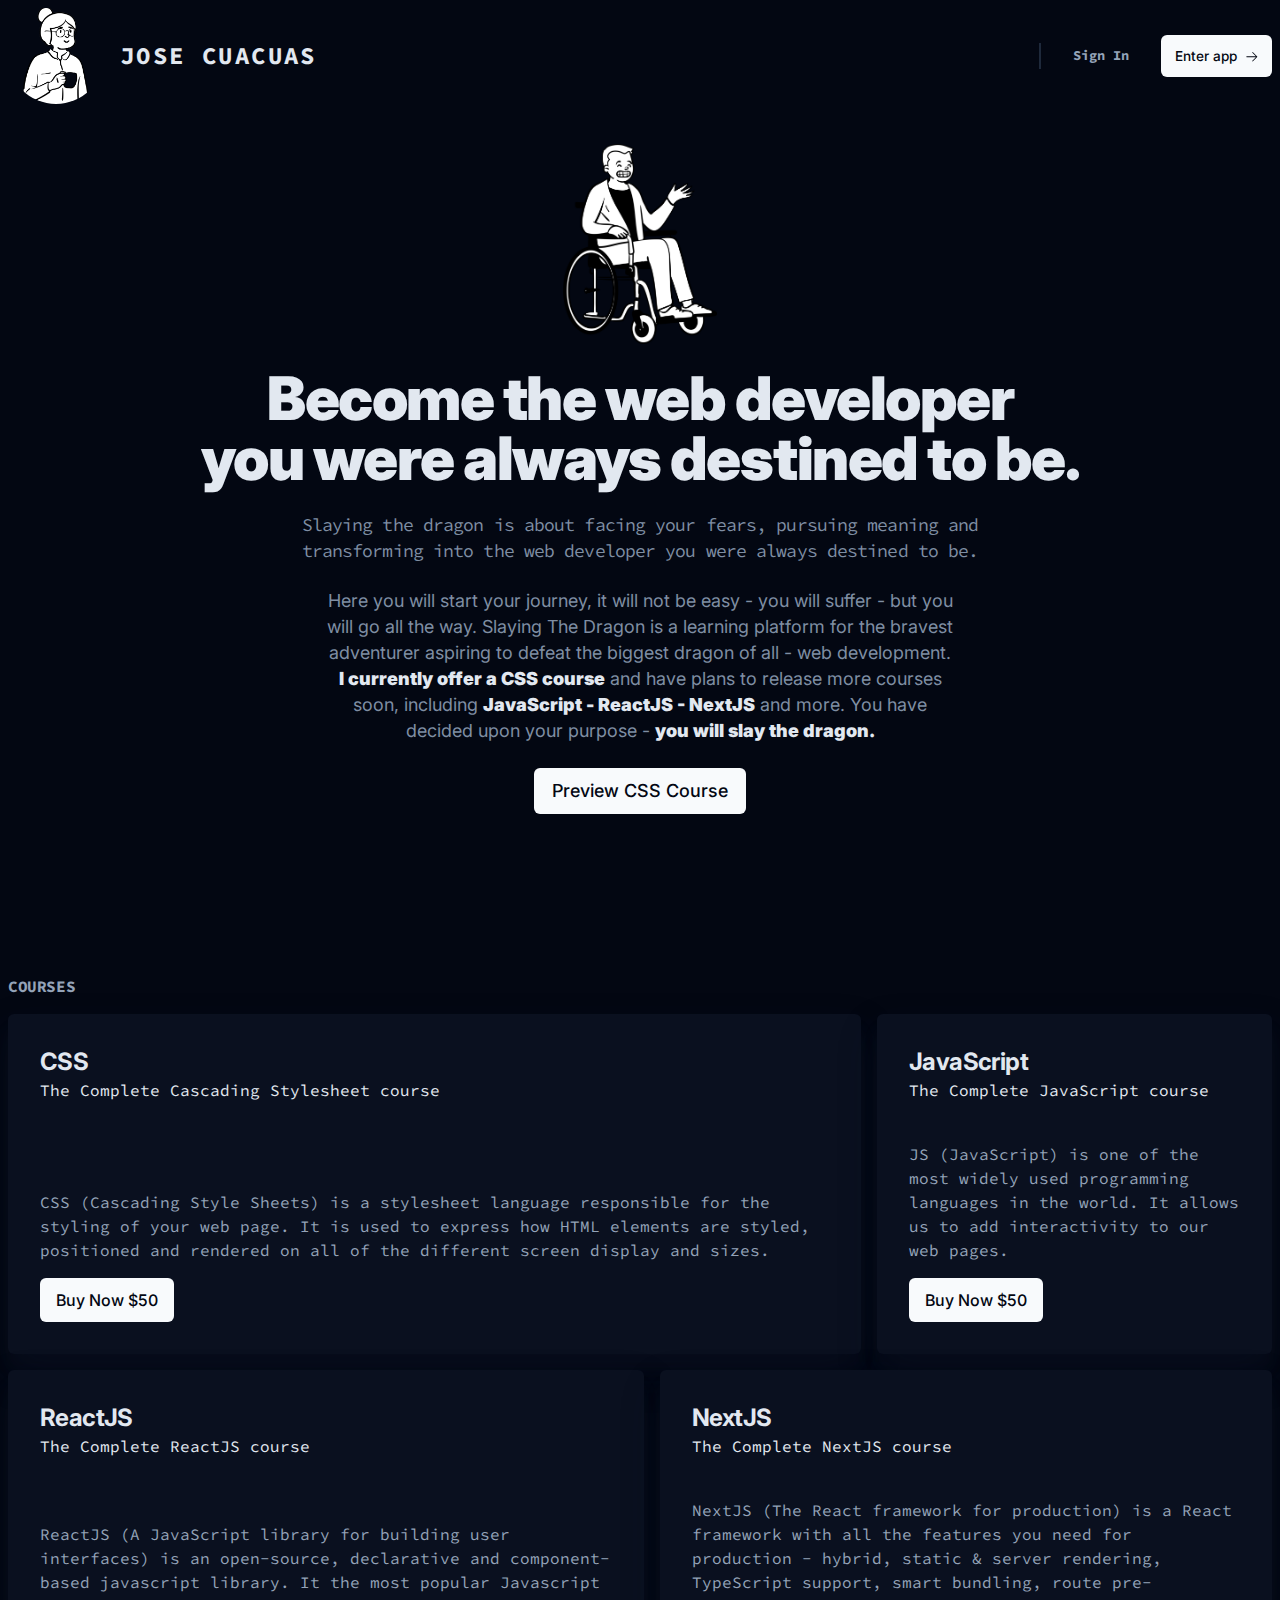
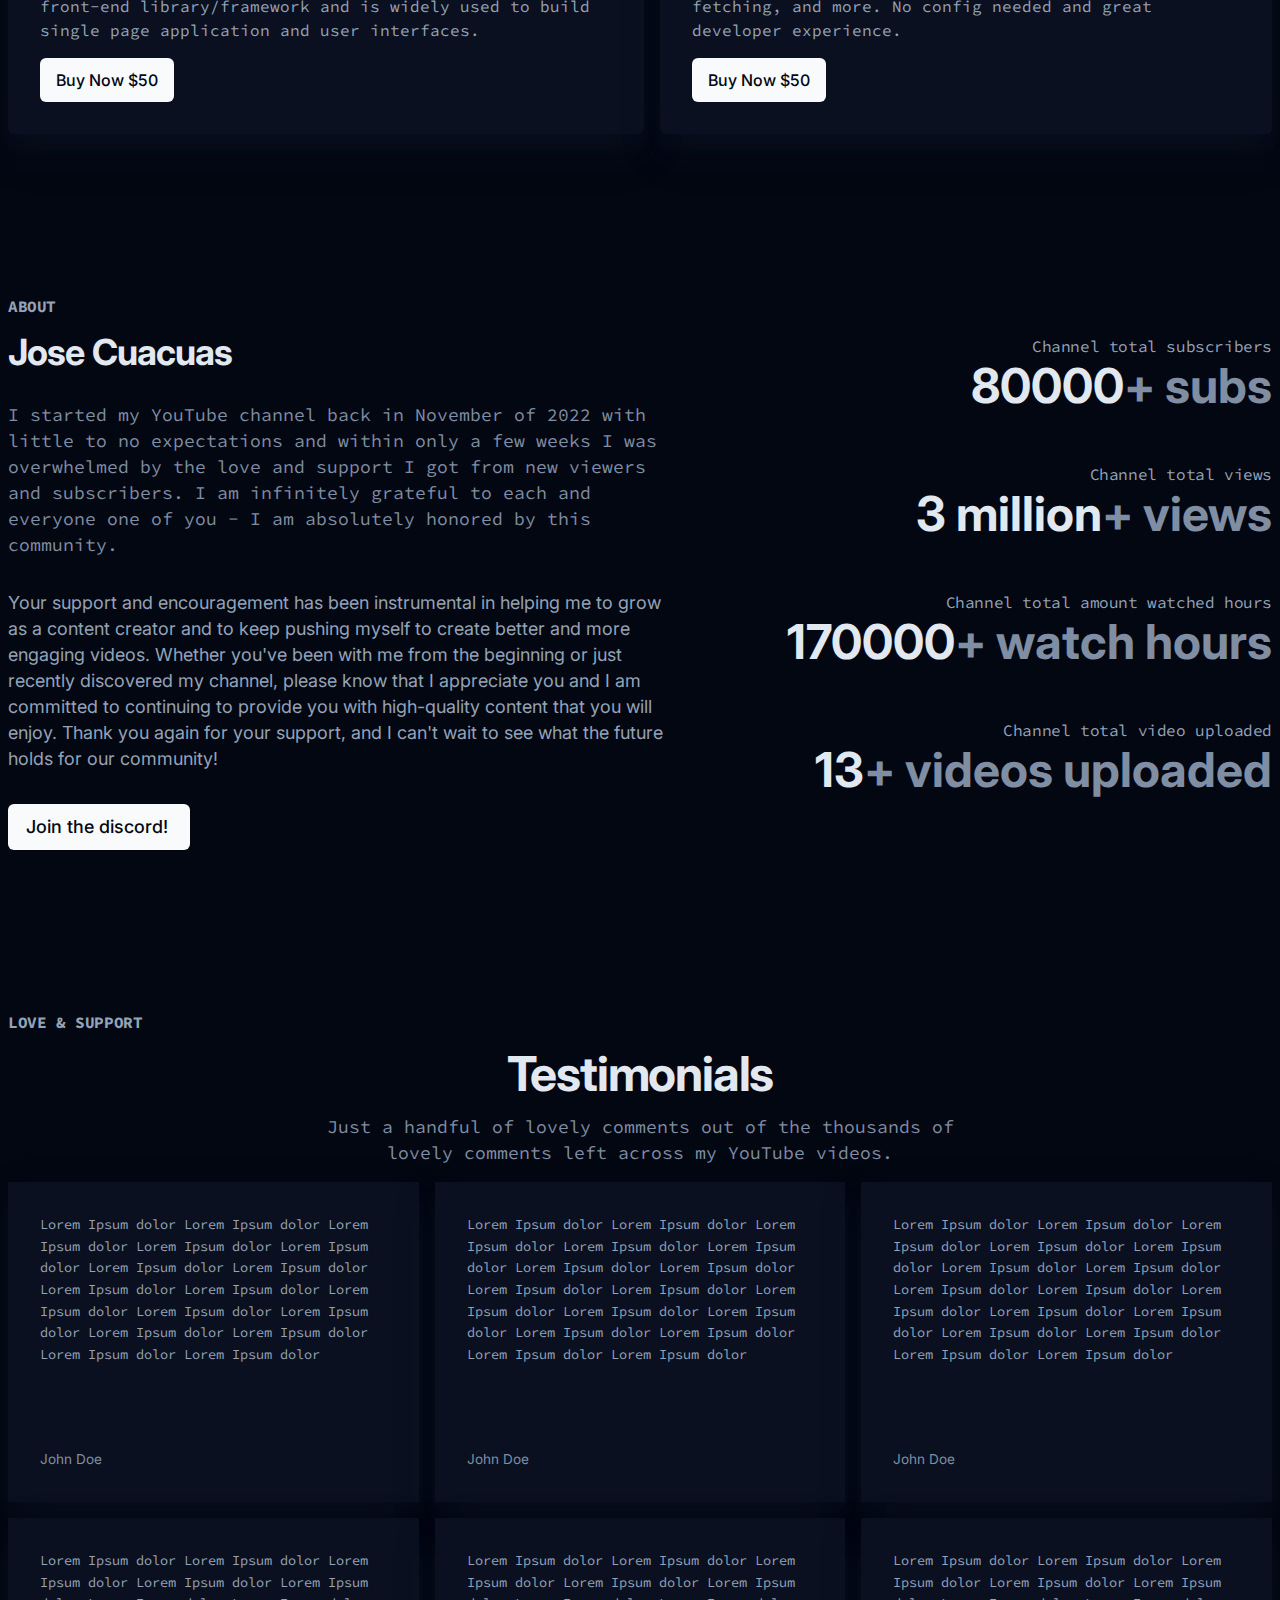
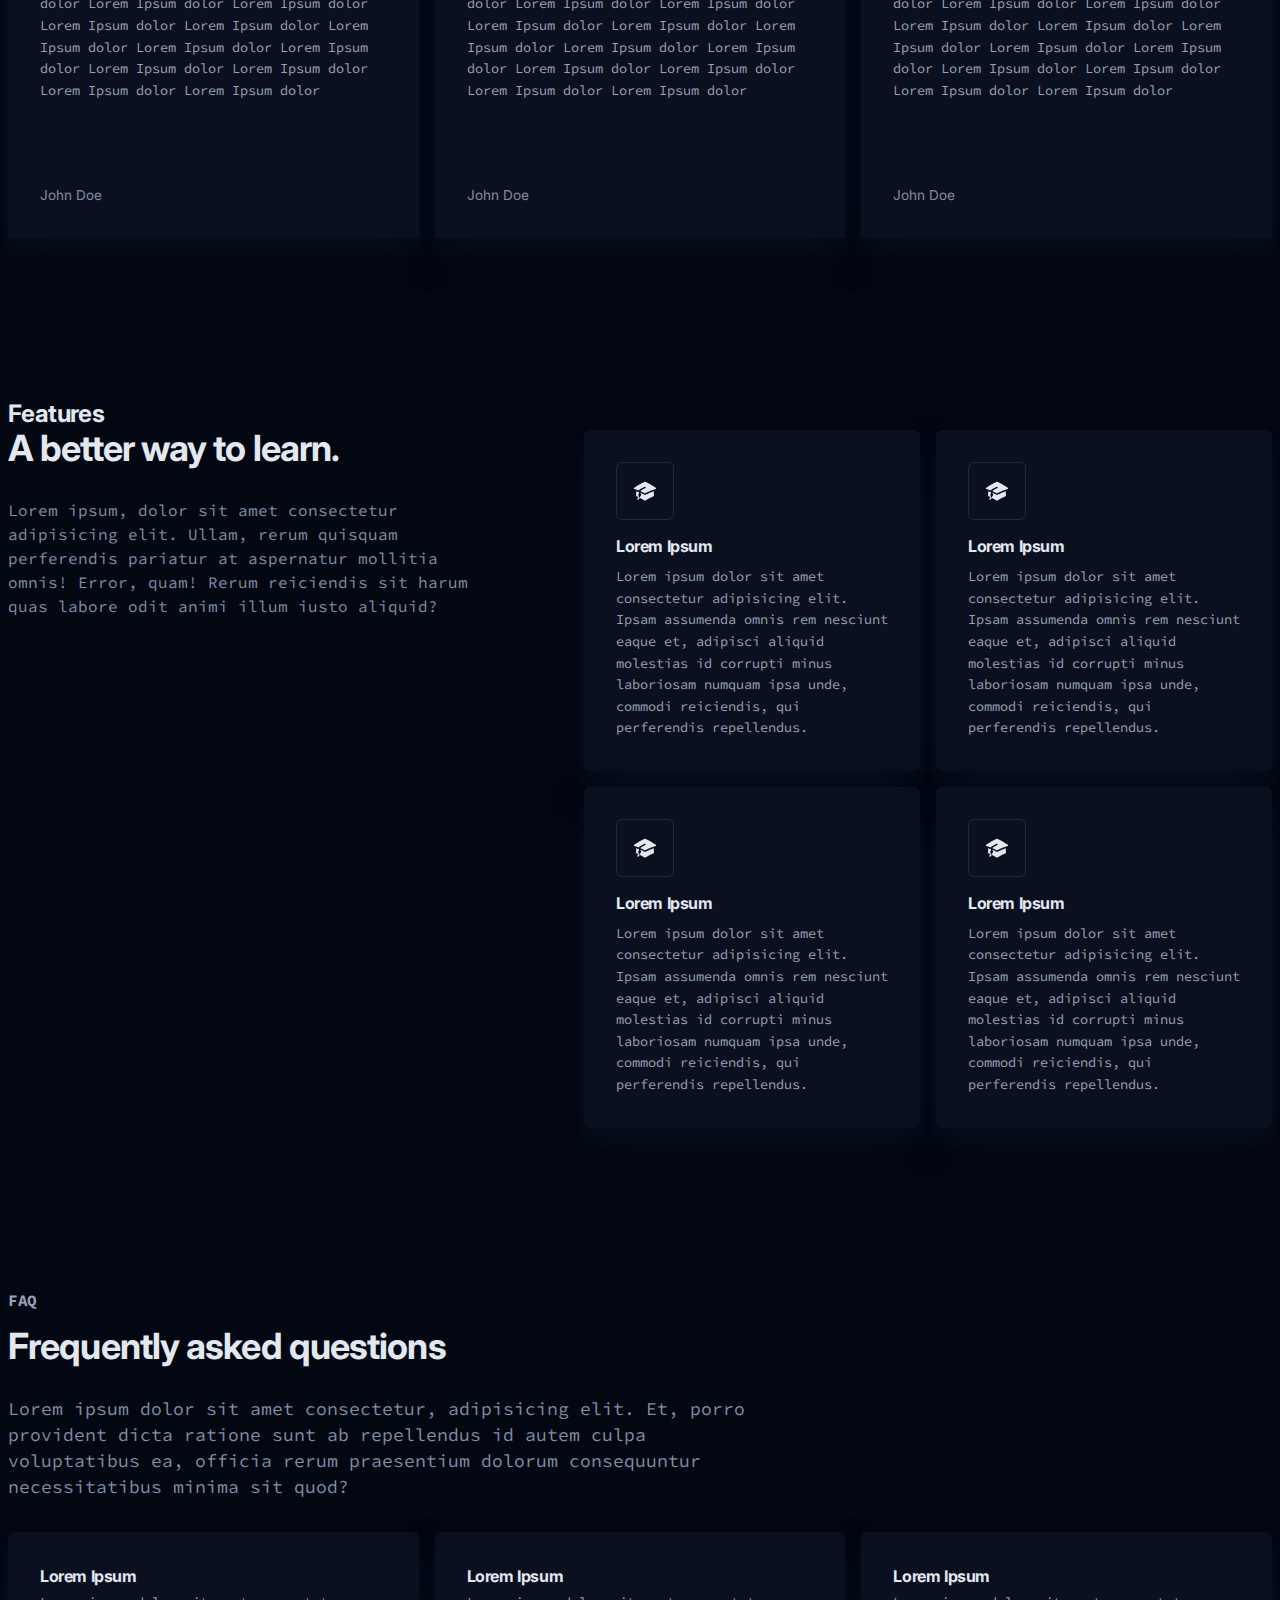
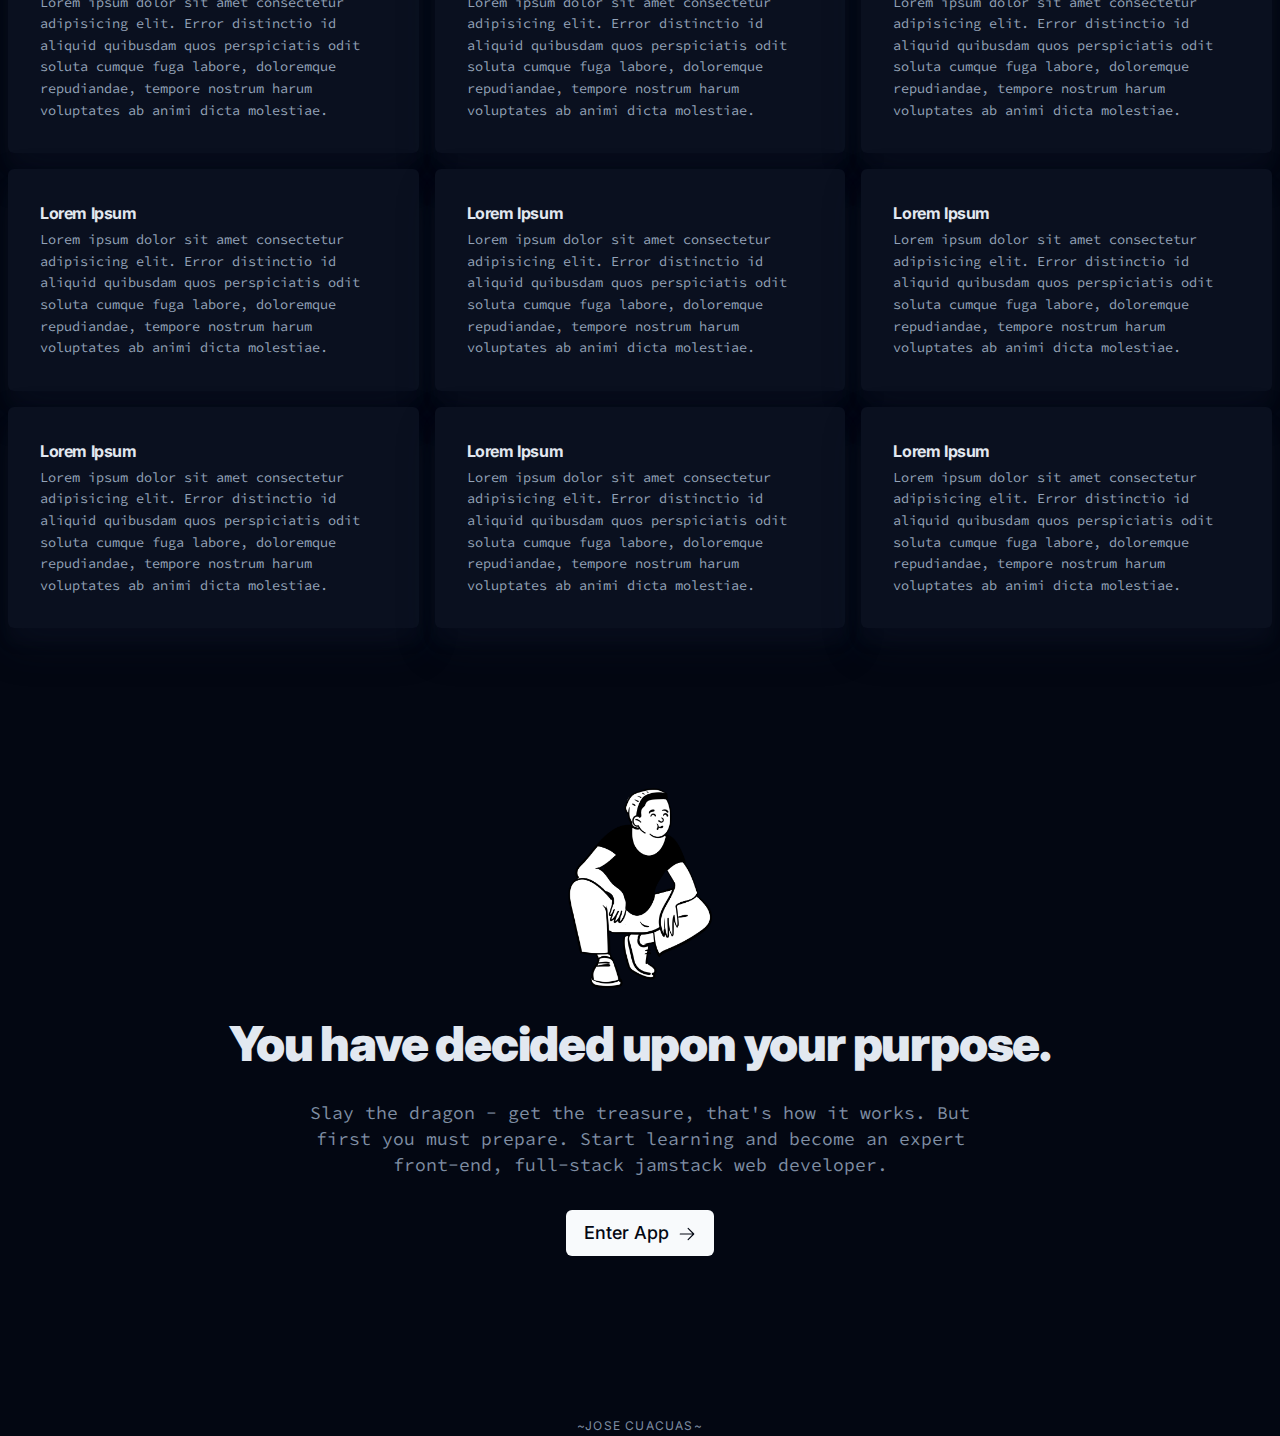
<file: index.html>
<!DOCTYPE html>
<html lang="en">
<head>
    <meta charset="UTF-8">
    <meta name="viewport" content="width=device-width, initial-scale=1.0">
    <link rel="preconnect" href="https://fonts.googleapis.com">
    <link rel="preconnect" href="https://fonts.gstatic.com" crossorigin>
    <link href="https://fonts.googleapis.com/css2?family=Inter:wght@100..900&family=Source+Code+Pro:ital,wght@0,200..900;1,200..900&display=swap" rel="stylesheet">
    <link rel="stylesheet" href="./styles/modern normalize.css">
    <link rel="stylesheet" href="./styles/styles.css">
    <link rel="stylesheet" href="./styles/components/header.css">
    <link rel="stylesheet" href="./styles/components/mobile nav.css">
    <link rel="stylesheet" href="./styles/components/hero.css">
    <link rel="stylesheet" href="./styles/components/pricing.css">
    <link rel="stylesheet" href="./styles/components/about.css">
    <link rel="stylesheet" href="./styles/components/testimonial.css">
    <link rel="stylesheet" href="./styles/components/features.css">
    <link rel="stylesheet" href="./styles/components/faq.css">
    <link rel="stylesheet" href="./styles/components/cta.css">
    <link rel="stylesheet" href="./styles/components/footer.css">
    <link rel="stylesheet" href="./styles/utils.css">
    <link rel="stylesheet" href="https://cdn.lineicons.com/4.0/lineicons.css" />
    <title>Jose Cuacuas</title>
    <meta name="description" content="Learn front-end web development" />
    <meta name="keywords" content="css, javascript, reactjs, nextjs" />
    <meta name="author" content="Cuacuas" />
</head>
<body>
    <header class="header container">
        <div class="header__title-container">
            <img 
            src="./public/logo.png" 
            alt="Girl holding a cup of coffee" 
            width="720" 
            height="972" 
            class="header__logo" />
            <span class="header__title"> Jose Cuacuas </span>
        </div>
        <button class="header__bars" aria-label="menu button">
            <svg 
            aria-hidden="true"
            xmlns="http://www.w3.org/2000/svg" 
            fill="none" 
            viewBox="0 0 24 24" 
            stroke-width="1.5" 
            stroke="currentColor" >
                <path stroke-linecap="round" stroke-linejoin="round" d="M3.75 6.75h16.5M3.75 12h16.5m-16.5 5.25h16.5" />
            </svg>
        </button>
        <nav class="header__menu">
            <div class="header__social-container">
                <a 
                title="github"
                aria-label="github link"
                href="htttps://github.com" 
                target="_blank" 
                rel="noreferrer noopener" 
                class="header__social">
                <i aria-hidden="true" class="lni lni-github-original"></i>
                </a>
                <a 
                title="discord"
                aria-label="discord link"
                href="htttps://discord.com" 
                target="_blank" 
                rel="noreferrer noopener" 
                class="header__social">
                <i aria-hidden="true" class="lni lni-discord-alt"></i>
                </a>
                <a 
                title="youtube"
                aria-label="youtube link"
                href="htttps://youtube.com" 
                target="_blank" 
                rel="noreferrer noopener" 
                class="header__social">
                <i aria-hidden="true" class="lni lni-youtube"></i>
                </a>  
            </div>
            <div class="header__seperator"></div>
            <a href="#" class="header__sign-in-btn">Sign In</a>
            <a href="#" class="btn header__enter-app-btn">Enter app
                <svg  aria-hidden="true" 
                xmlns="http://www.w3.org/2000/svg" 
                viewBox="0 0 24 24" fill="currentColor" 
                class="header__enter-app-btn__arrow">
                    <path fill-rule="evenodd" d="M12.97 3.97a.75.75 0 0 1 1.06 0l7.5 
                    7.5a.75.75 0 0 1 0 1.06l-7.5 7.5a.75.75 0 1 1-1.06-1.06l6.22-6.22H3a.75.75 0 
                    0 1 0-1.5h16.19l-6.22-6.22a.75.75 0 0 1 0-1.06Z" clip-rule="evenodd" />
                </svg>
            </a>
        </nav>
    </header>

    <!-- Mobile Navigation -->
    <div class="mobile-nav">
        <button class="mobile-nav__close-btn">Close</button>
        <img 
        src="./public/logo.png" 
        alt="Girl holding a cup of coffee" 
        width="720" 
        height="972" 
        class="mobile-nav__logo" />
        <div class="mobile-nav__social-container">
            <a 
            title="github"
            aria-label="github link"
            href="htttps://github.com" 
            target="_blank" 
            rel="noreferrer noopener" 
            class="mobile__social">
            <i aria-hidden="true" class="lni lni-github-original"></i>
            </a>
            <a 
            title="discord"
            aria-label="discord link"
            href="htttps://discord.com" 
            target="_blank" 
            rel="noreferrer noopener" 
            class="mobile__social">
            <i aria-hidden="true" class="lni lni-discord-alt"></i>
            </a>
            <a 
            title="youtube"
            aria-label="youtube link"
            href="htttps://youtube.com" 
            target="_blank" 
            rel="noreferrer noopener" 
            class="mobile__social">
            <i aria-hidden="true" class="lni lni-youtube"></i>
            </a>
        </div>
        <div class="mobile-nav__seperator"></div>
        <a href="#" class="mobile-nav__sign-in-btn">Sign In</a>
        <a href="#" class="btn mobile-nav__enter-app-btn">Enter app
            <svg  aria-hidden="true" 
            xmlns="http://www.w3.org/2000/svg" 
            viewBox="0 0 24 24" fill="currentColor" 
            class="mobile-nav__enter-app-btn__arrow">
                <path fill-rule="evenodd" d="M12.97 3.97a.75.75 0 0 1 1.06 0l7.5 7.5a.75.75 0 0 
                1 0 1.06l-7.5 7.5a.75.75 0 1 1-1.06-1.06l6.22-6.22H3a.75.75 0 0 1 0-1.5h16.19l-6.22-6.22a.75.75 0 0 1 0-1.06Z" clip-rule="evenodd" />
            </svg>
        </a>
    </div>
    <main>
        <section class="hero container">
            <img class="hero__image" 
            src="./public/hero.png" 
            alt="guy sitting on a wheelchair" 
            width="1386" 
            height="1809">
            <h1 class="hero__title">
                Become the web developer <br class="hero__br" /> you were always destined to be.
            </h1>
            <p class="hero__description1">
                Slaying the dragon is about facing your fears, 
                pursuing meaning and transforming into the web 
                developer you were always destined to be.
            </p>
            <p class="hero__description2">
                Here you will start your journey, 
                it will not be easy - you will suffer - 
                but you will go all the way. Slaying The 
                Dragon is a learning platform for the bravest 
                adventurer aspiring to defeat the biggest 
                dragon of all - web development. 
                <strong>I currently offer a CSS course</strong> 
                and have plans to release 
                more courses soon, including 
                <strong>JavaScript - ReactJS - NextJS</strong> 
                and more. You have decided 
                upon your purpose - 
                <strong>you will slay the dragon. </strong>
            </p>
            <a href="#" class="hero__btn btn">Preview CSS Course</a>
        </section>
        <section class="pricing container section">
            <h2 class="title">Courses</h2>
            <div class="pricing__box-container">
                <div class="pricing__box pricing__box--0margin pricing__box--css">
                    <div> 
                        <h3 class="pricing__title">CSS</h3>
                        <p class="pricing__description1">
                            The Complete Cascading Stylesheet course
                        </p>
                    </div>
                    <div> 
                        <p class="pricing__description2">CSS (Cascading Style Sheets) 
                            is a stylesheet language responsible for the styling of 
                            your web page. It is used to express how HTML elements 
                            are styled, positioned and rendered on all of the different 
                            screen display and sizes.
                        </p>
                        <button class="btn pricing__btn">Buy Now $50</button>
                    </div>
                </div>
                <div class="pricing__box pricing__box--js">
                    <div>
                        <h3 class="pricing__title">JavaScript</h3>
                        <p class="pricing__description1">
                            The Complete JavaScript course
                        </p>
                    </div>
                    <div> 
                        <p class="pricing__description2">JS (JavaScript) 
                            is one of the most widely used programming 
                            languages in the world. It allows us to add 
                            interactivity to our web pages.
                        </p>
                        <button class="btn pricing__btn">Buy Now $50</button>
                    </div>
                </div>
                <div class="pricing__box pricing__box--react">
                    <div> 
                        <h3 class="pricing__title">ReactJS</h3>
                        <p class="pricing__description1">
                            The Complete ReactJS course
                        </p>
                    </div>
                    <div> 
                        <p class="pricing__description2">ReactJS 
                            (A JavaScript library for building user interfaces) 
                            is an open-source, declarative and component-based 
                            javascript library. It the most popular Javascript 
                            front-end library/framework and is widely used to 
                            build single page application and user interfaces.
                        </p>
                        <button class="btn pricing__btn">Buy Now $50</button>
                    </div>
                </div>
                <div class="pricing__box pricing__box--next">
                    <div> 
                        <h3 class="pricing__title">NextJS</h3>
                        <p class="pricing__description1">
                            The Complete NextJS course
                        </p>
                    </div>
                    <div> 
                        <p class="pricing__description2">NextJS 
                            (The React framework for production) 
                            is a React framework with all the 
                            features you need for production - 
                            hybrid, static & server rendering, 
                            TypeScript support, smart bundling, 
                            route pre-fetching, and more. No config 
                            needed and great developer experience.
                        </p>
                        <button class="btn pricing__btn">Buy Now $50</button>
                    </div>
                </div>
            </div>
        </section>
        <section class="about container section">
            <h2 class="title">About</h2>
            <div class="about__container">
                <div class="about__item1">
                    <h2 class="about__title">Jose Cuacuas</h2>
                    <p class="about__description1">
                        I started my YouTube channel back in 
                        November of 2022 with little to no expectations 
                        and within only a few weeks I was overwhelmed by 
                        the love and support I got from new viewers and 
                        subscribers. I am infinitely grateful to each 
                        and everyone one of you - I am absolutely honored 
                        by this community.
                    </p>
                    <p class="about__description2">
                        Your support and encouragement has been instrumental 
                        in helping me to grow as a content creator and to 
                        keep pushing myself to create better and more engaging 
                        videos. Whether you've been with me from the beginning 
                        or just recently discovered my channel, please know 
                        that I appreciate you and I am committed to 
                        continuing to provide you with high-quality content 
                        that you will enjoy. Thank you again for your support, 
                        and I can't wait to see what the future holds for our community!
                    </p>
                    <a href="#" target="_blank" rel="noopener noreferrer" class="about__btn btn">
                        Join the discord!
                        <i aria-hidden="true" class="lni lni-discord-alt about__btn-discord"></i>
                    </a>
                </div>
                <div class="about__item2">
                    <div>
                        <h3 class="about__label">Channel total subscribers</h3>
                        <p class="about__stat">80000<span class="about__stat-span">+ subs</span></p>
                    </div>
                    <div>
                        <h3 class="about__label">Channel total views</h3>
                        <p class="about__stat">3 million<span class="about__stat-span">+ views</span></p>
                    </div>
                    <div>
                        <h3 class="about__label">Channel total amount watched hours</h3>
                        <p class="about__stat">170000<span class="about__stat-span">+ watch hours</span></p>
                    </div>
                    <div>
                        <h3 class="about__label">Channel total video uploaded</h3>
                        <p class="about__stat">13<span class="about__stat-span">+ videos uploaded</span></p>
                    </div>
                </div>
            </div>
        </section>
        <section class="testimonial container section">
            <h2 class="title">Love & Support</h2>
            <h2 class="testimonial__title">Testimonials</h2>
            <p class="testimonial__description">
                Just a handful of lovely comments out of the thousands of lovely comments left across my YouTube videos.
            </p>
            <div class="testimonial__container">
                <div class="testimonial__box testimonial__box--0margin">
                    <p class="testimonial__comment">Lorem Ipsum dolor Lorem Ipsum dolor Lorem Ipsum dolor Lorem Ipsum dolor 
                        Lorem Ipsum dolor Lorem Ipsum dolor Lorem Ipsum dolor 
                        Lorem Ipsum dolor Lorem Ipsum dolor Lorem Ipsum dolor 
                        Lorem Ipsum dolor Lorem Ipsum dolor Lorem Ipsum dolor 
                        Lorem Ipsum dolor Lorem Ipsum dolor Lorem Ipsum dolor 
                    </p>
                    <p class="testimonial__name">John Doe</p>
                </div>
                <div class="testimonial__box">
                    <p class="testimonial__comment">Lorem Ipsum dolor Lorem Ipsum dolor Lorem Ipsum dolor Lorem Ipsum dolor 
                        Lorem Ipsum dolor Lorem Ipsum dolor Lorem Ipsum dolor 
                        Lorem Ipsum dolor Lorem Ipsum dolor Lorem Ipsum dolor 
                        Lorem Ipsum dolor Lorem Ipsum dolor Lorem Ipsum dolor 
                        Lorem Ipsum dolor Lorem Ipsum dolor Lorem Ipsum dolor 
                    </p>
                    <p class="testimonial__name">John Doe</p>
                </div>
                <div class="testimonial__box">
                    <p class="testimonial__comment">Lorem Ipsum dolor Lorem Ipsum dolor Lorem Ipsum dolor Lorem Ipsum dolor 
                        Lorem Ipsum dolor Lorem Ipsum dolor Lorem Ipsum dolor 
                        Lorem Ipsum dolor Lorem Ipsum dolor Lorem Ipsum dolor 
                        Lorem Ipsum dolor Lorem Ipsum dolor Lorem Ipsum dolor 
                        Lorem Ipsum dolor Lorem Ipsum dolor Lorem Ipsum dolor 
                    </p>
                    <p class="testimonial__name">John Doe</p>
                </div>
                <div class="testimonial__box">
                    <p class="testimonial__comment">Lorem Ipsum dolor Lorem Ipsum dolor Lorem Ipsum dolor Lorem Ipsum dolor 
                        Lorem Ipsum dolor Lorem Ipsum dolor Lorem Ipsum dolor 
                        Lorem Ipsum dolor Lorem Ipsum dolor Lorem Ipsum dolor 
                        Lorem Ipsum dolor Lorem Ipsum dolor Lorem Ipsum dolor 
                        Lorem Ipsum dolor Lorem Ipsum dolor Lorem Ipsum dolor 
                    </p>
                    <p class="testimonial__name">John Doe</p>
                </div>
                <div class="testimonial__box">
                    <p class="testimonial__comment">Lorem Ipsum dolor Lorem Ipsum dolor Lorem Ipsum dolor Lorem Ipsum dolor 
                        Lorem Ipsum dolor Lorem Ipsum dolor Lorem Ipsum dolor 
                        Lorem Ipsum dolor Lorem Ipsum dolor Lorem Ipsum dolor 
                        Lorem Ipsum dolor Lorem Ipsum dolor Lorem Ipsum dolor 
                        Lorem Ipsum dolor Lorem Ipsum dolor Lorem Ipsum dolor 
                    </p>
                    <p class="testimonial__name">John Doe</p>
                </div>
                <div class="testimonial__box">
                    <p class="testimonial__comment">Lorem Ipsum dolor Lorem Ipsum dolor Lorem Ipsum dolor Lorem Ipsum dolor 
                        Lorem Ipsum dolor Lorem Ipsum dolor Lorem Ipsum dolor 
                        Lorem Ipsum dolor Lorem Ipsum dolor Lorem Ipsum dolor 
                        Lorem Ipsum dolor Lorem Ipsum dolor Lorem Ipsum dolor 
                        Lorem Ipsum dolor Lorem Ipsum dolor Lorem Ipsum dolor 
                    </p>
                    <p class="testimonial__name">John Doe</p>
                </div>
            </div>
        </section>
        <section class="features section container">
            <h2 class="features">Features</h2>
            <div class="features__container">
                <div class="features__content">
                    <h2 class="features__title">
                        A better way to learn.
                    </h2>
                    <p class="features__description">
                        Lorem ipsum, dolor sit amet consectetur 
                        adipisicing elit. Ullam, rerum quisquam 
                        perferendis pariatur at aspernatur mollitia 
                        omnis! Error, quam! Rerum reiciendis sit harum 
                        quas labore odit animi illum iusto aliquid?
                    </p>
                </div>
                <div class="features__grid">
                    <div class="features__box features__box--0mmargin">
                        <div class="features__box-icon-container">
                            <svg xmlns="http://www.w3.org/2000/svg" viewBox="0 0 24 24" fill="currentColor" class="features__box-icon" aria-hidden="true">
                                <path d="M11.7 2.805a.75.75 0 0 1 .6 
                                0A60.65 60.65 0 0 1 22.83 8.72a.75.75 0 0 1-.231 1.337 
                                49.948 49.948 0 0 0-9.902 3.912l-.003.002c-.114.06-.227.119-.34.18a.75.75 
                                0 0 1-.707 0A50.88 50.88 0 0 0 7.5 12.173v-.224c0-.131.067-.248.172-.311a54.615 
                                54.615 0 0 1 4.653-2.52.75.75 0 0 0-.65-1.352 56.123 56.123 
                                0 0 0-4.78 2.589 1.858 1.858 0 0 0-.859 1.228 49.803 49.803 
                                0 0 0-4.634-1.527.75.75 0 0 1-.231-1.337A60.653 60.653 0 0 1 11.7 2.805Z" />
                                <path d="M13.06 15.473a48.45 48.45 0 0 1 7.666-3.282c.134 1.414.22 2.843.255 
                                4.284a.75.75 0 0 1-.46.711 47.87 47.87 0 0 0-8.105 4.342.75.75 
                                0 0 1-.832 0 47.87 47.87 0 0 0-8.104-4.342.75.75 0 0 
                                1-.461-.71c.035-1.442.121-2.87.255-4.286.921.304 1.83.634 
                                2.726.99v1.27a1.5 1.5 0 0 0-.14 2.508c-.09.38-.222.753-.397 
                                1.11.452.213.901.434 1.346.66a6.727 6.727 0 0 0 .551-1.607 1.5 
                                1.5 0 0 0 .14-2.67v-.645a48.549 48.549 0 0 1 3.44 1.667 2.25 2.25 0 0 0 2.12 0Z" />
                                <path d="M4.462 19.462c.42-.419.753-.89 1-1.395.453.214.902.435 
                                1.347.662a6.742 6.742 0 0 1-1.286 1.794.75.75 0 0 1-1.06-1.06Z" />
                            </svg>
                        </div>
                        <h3 class="features__box-title">Lorem Ipsum</h3>
                        <p class="features__box-description">Lorem ipsum 
                            dolor sit amet consectetur adipisicing elit. 
                            Ipsam assumenda omnis rem nesciunt eaque et, 
                            adipisci aliquid molestias id corrupti minus 
                            laboriosam numquam ipsa unde, commodi reiciendis, 
                            qui perferendis repellendus.
                        </p>
                    </div>
                    <div class="features__box">
                        <div class="features__box-icon-container">
                            <svg xmlns="http://www.w3.org/2000/svg" 
                            viewBox="0 0 24 24" fill="currentColor" 
                            class="features__box-icon" 
                            aria-hidden="true">
                                <path d="M11.7 2.805a.75.75 0 0 1 .6 
                                0A60.65 60.65 0 0 1 22.83 8.72a.75.75 0 0 1-.231 1.337 
                                49.948 49.948 0 0 0-9.902 3.912l-.003.002c-.114.06-.227.119-.34.18a.75.75 
                                0 0 1-.707 0A50.88 50.88 0 0 0 7.5 12.173v-.224c0-.131.067-.248.172-.311a54.615 
                                54.615 0 0 1 4.653-2.52.75.75 0 0 0-.65-1.352 56.123 56.123 
                                0 0 0-4.78 2.589 1.858 1.858 0 0 0-.859 1.228 49.803 49.803 
                                0 0 0-4.634-1.527.75.75 0 0 1-.231-1.337A60.653 60.653 0 0 1 11.7 2.805Z" />
                                <path d="M13.06 15.473a48.45 48.45 0 0 1 7.666-3.282c.134 1.414.22 2.843.255 
                                4.284a.75.75 0 0 1-.46.711 47.87 47.87 0 0 0-8.105 4.342.75.75 
                                0 0 1-.832 0 47.87 47.87 0 0 0-8.104-4.342.75.75 0 0 
                                1-.461-.71c.035-1.442.121-2.87.255-4.286.921.304 1.83.634 
                                2.726.99v1.27a1.5 1.5 0 0 0-.14 2.508c-.09.38-.222.753-.397 
                                1.11.452.213.901.434 1.346.66a6.727 6.727 0 0 0 .551-1.607 1.5 
                                1.5 0 0 0 .14-2.67v-.645a48.549 48.549 0 0 1 3.44 1.667 2.25 2.25 0 0 0 2.12 0Z" />
                                <path d="M4.462 19.462c.42-.419.753-.89 1-1.395.453.214.902.435 
                                1.347.662a6.742 6.742 0 0 1-1.286 1.794.75.75 0 0 1-1.06-1.06Z" />
                            </svg>
                        </div>
                        <h3 class="features__box-title">Lorem Ipsum</h3>
                        <p class="features__box-description">Lorem ipsum 
                            dolor sit amet consectetur adipisicing elit. 
                            Ipsam assumenda omnis rem nesciunt eaque et, 
                            adipisci aliquid molestias id corrupti minus 
                            laboriosam numquam ipsa unde, commodi reiciendis, 
                            qui perferendis repellendus.
                        </p>
                    </div>
                    <div class="features__box">
                        <div class="features__box-icon-container">
                            <svg xmlns="http://www.w3.org/2000/svg" 
                            viewBox="0 0 24 24" fill="currentColor" 
                            class="features__box-icon" 
                            aria-hidden="true">
                                <path d="M11.7 2.805a.75.75 0 0 1 .6 
                                0A60.65 60.65 0 0 1 22.83 8.72a.75.75 0 0 1-.231 1.337 
                                49.948 49.948 0 0 0-9.902 3.912l-.003.002c-.114.06-.227.119-.34.18a.75.75 
                                0 0 1-.707 0A50.88 50.88 0 0 0 7.5 12.173v-.224c0-.131.067-.248.172-.311a54.615 
                                54.615 0 0 1 4.653-2.52.75.75 0 0 0-.65-1.352 56.123 56.123 
                                0 0 0-4.78 2.589 1.858 1.858 0 0 0-.859 1.228 49.803 49.803 
                                0 0 0-4.634-1.527.75.75 0 0 1-.231-1.337A60.653 60.653 0 0 1 11.7 2.805Z" />
                                <path d="M13.06 15.473a48.45 48.45 0 0 1 7.666-3.282c.134 1.414.22 2.843.255 
                                4.284a.75.75 0 0 1-.46.711 47.87 47.87 0 0 0-8.105 4.342.75.75 
                                0 0 1-.832 0 47.87 47.87 0 0 0-8.104-4.342.75.75 0 0 
                                1-.461-.71c.035-1.442.121-2.87.255-4.286.921.304 1.83.634 
                                2.726.99v1.27a1.5 1.5 0 0 0-.14 2.508c-.09.38-.222.753-.397 
                                1.11.452.213.901.434 1.346.66a6.727 6.727 0 0 0 .551-1.607 1.5 
                                1.5 0 0 0 .14-2.67v-.645a48.549 48.549 0 0 1 3.44 1.667 2.25 2.25 0 0 0 2.12 0Z" />
                                <path d="M4.462 19.462c.42-.419.753-.89 1-1.395.453.214.902.435 
                                1.347.662a6.742 6.742 0 0 1-1.286 1.794.75.75 0 0 1-1.06-1.06Z" />
                            </svg>
                        </div>
                        <h3 class="features__box-title">Lorem Ipsum</h3>
                        <p class="features__box-description">Lorem ipsum 
                            dolor sit amet consectetur adipisicing elit. 
                            Ipsam assumenda omnis rem nesciunt eaque et, 
                            adipisci aliquid molestias id corrupti minus 
                            laboriosam numquam ipsa unde, commodi reiciendis, 
                            qui perferendis repellendus.
                        </p>
                    </div>
                    <div class="features__box">
                        <div class="features__box-icon-container">
                            <svg xmlns="http://www.w3.org/2000/svg" 
                            viewBox="0 0 24 24" fill="currentColor" 
                            class="features__box-icon" 
                            aria-hidden="true">
                                <path d="M11.7 2.805a.75.75 0 0 1 .6 
                                0A60.65 60.65 0 0 1 22.83 8.72a.75.75 0 0 1-.231 1.337 
                                49.948 49.948 0 0 0-9.902 3.912l-.003.002c-.114.06-.227.119-.34.18a.75.75 
                                0 0 1-.707 0A50.88 50.88 0 0 0 7.5 12.173v-.224c0-.131.067-.248.172-.311a54.615 
                                54.615 0 0 1 4.653-2.52.75.75 0 0 0-.65-1.352 56.123 56.123 
                                0 0 0-4.78 2.589 1.858 1.858 0 0 0-.859 1.228 49.803 49.803 
                                0 0 0-4.634-1.527.75.75 0 0 1-.231-1.337A60.653 60.653 0 0 1 11.7 2.805Z" />
                                <path d="M13.06 15.473a48.45 48.45 0 0 1 7.666-3.282c.134 1.414.22 2.843.255 
                                4.284a.75.75 0 0 1-.46.711 47.87 47.87 0 0 0-8.105 4.342.75.75 
                                0 0 1-.832 0 47.87 47.87 0 0 0-8.104-4.342.75.75 0 0 
                                1-.461-.71c.035-1.442.121-2.87.255-4.286.921.304 1.83.634 
                                2.726.99v1.27a1.5 1.5 0 0 0-.14 2.508c-.09.38-.222.753-.397 
                                1.11.452.213.901.434 1.346.66a6.727 6.727 0 0 0 .551-1.607 1.5 
                                1.5 0 0 0 .14-2.67v-.645a48.549 48.549 0 0 1 3.44 1.667 2.25 2.25 0 0 0 2.12 0Z" />
                                <path d="M4.462 19.462c.42-.419.753-.89 1-1.395.453.214.902.435 
                                1.347.662a6.742 6.742 0 0 1-1.286 1.794.75.75 0 0 1-1.06-1.06Z" />
                            </svg>
                        </div>
                        <h3 class="features__box-title">Lorem Ipsum</h3>
                        <p class="features__box-description">Lorem ipsum 
                            dolor sit amet consectetur adipisicing elit. 
                            Ipsam assumenda omnis rem nesciunt eaque et, 
                            adipisci aliquid molestias id corrupti minus 
                            laboriosam numquam ipsa unde, commodi reiciendis, 
                            qui perferendis repellendus.
                        </p>
                    </div>
                </div>
            </div>
        </section>
        <section class="faq container section">
            <h2 class="title"> FAQ </h2>
            <h2 class="faq__title">Frequently asked questions </h2>
            <p class="faq__description">Lorem ipsum dolor sit amet 
                consectetur, adipisicing elit. Et, porro provident dicta 
                ratione sunt ab repellendus id autem culpa voluptatibus ea, 
                officia rerum praesentium dolorum consequuntur necessitatibus 
                minima sit quod? 
            </p>
            <div class="faq__container">
                <div class="faq__box faq__box--0margin">
                    <h3 class="faq__box-title">Lorem Ipsum</h3>
                    <p class="faq__box-description">Lorem ipsum dolor 
                        sit amet consectetur adipisicing elit. Error 
                        distinctio id aliquid quibusdam quos perspiciatis 
                        odit soluta cumque fuga labore, doloremque repudiandae, 
                        tempore nostrum harum voluptates ab animi dicta molestiae.
                    </p>
                </div>
                <div class="faq__box">
                    <h3 class="faq__box-title">Lorem Ipsum</h3>
                    <p class="faq__box-description">Lorem ipsum dolor 
                        sit amet consectetur adipisicing elit. Error 
                        distinctio id aliquid quibusdam quos perspiciatis 
                        odit soluta cumque fuga labore, doloremque repudiandae, 
                        tempore nostrum harum voluptates ab animi dicta molestiae.
                    </p>
                </div>
                <div class="faq__box">
                    <h3 class="faq__box-title">Lorem Ipsum</h3>
                    <p class="faq__box-description">Lorem ipsum dolor 
                        sit amet consectetur adipisicing elit. Error 
                        distinctio id aliquid quibusdam quos perspiciatis 
                        odit soluta cumque fuga labore, doloremque repudiandae, 
                        tempore nostrum harum voluptates ab animi dicta molestiae.
                    </p>
                </div>
                <div class="faq__box">
                    <h3 class="faq__box-title">Lorem Ipsum</h3>
                    <p class="faq__box-description">Lorem ipsum dolor 
                        sit amet consectetur adipisicing elit. Error 
                        distinctio id aliquid quibusdam quos perspiciatis 
                        odit soluta cumque fuga labore, doloremque repudiandae, 
                        tempore nostrum harum voluptates ab animi dicta molestiae.
                    </p>
                </div>
                <div class="faq__box">
                    <h3 class="faq__box-title">Lorem Ipsum</h3>
                    <p class="faq__box-description">Lorem ipsum dolor 
                        sit amet consectetur adipisicing elit. Error 
                        distinctio id aliquid quibusdam quos perspiciatis 
                        odit soluta cumque fuga labore, doloremque repudiandae, 
                        tempore nostrum harum voluptates ab animi dicta molestiae.
                    </p>
                </div>
                <div class="faq__box">
                    <h3 class="faq__box-title">Lorem Ipsum</h3>
                    <p class="faq__box-description">Lorem ipsum dolor 
                        sit amet consectetur adipisicing elit. Error 
                        distinctio id aliquid quibusdam quos perspiciatis 
                        odit soluta cumque fuga labore, doloremque repudiandae, 
                        tempore nostrum harum voluptates ab animi dicta molestiae.
                    </p>
                </div>
                <div class="faq__box">
                    <h3 class="faq__box-title">Lorem Ipsum</h3>
                    <p class="faq__box-description">Lorem ipsum dolor 
                        sit amet consectetur adipisicing elit. Error 
                        distinctio id aliquid quibusdam quos perspiciatis 
                        odit soluta cumque fuga labore, doloremque repudiandae, 
                        tempore nostrum harum voluptates ab animi dicta molestiae.
                    </p>
                </div>
                <div class="faq__box">
                    <h3 class="faq__box-title">Lorem Ipsum</h3>
                    <p class="faq__box-description">Lorem ipsum dolor 
                        sit amet consectetur adipisicing elit. Error 
                        distinctio id aliquid quibusdam quos perspiciatis 
                        odit soluta cumque fuga labore, doloremque repudiandae, 
                        tempore nostrum harum voluptates ab animi dicta molestiae.
                    </p>
                </div>
                <div class="faq__box">
                    <h3 class="faq__box-title">Lorem Ipsum</h3>
                    <p class="faq__box-description">Lorem ipsum dolor 
                        sit amet consectetur adipisicing elit. Error 
                        distinctio id aliquid quibusdam quos perspiciatis 
                        odit soluta cumque fuga labore, doloremque repudiandae, 
                        tempore nostrum harum voluptates ab animi dicta molestiae.
                    </p>
                </div>
            </div>
        </section>
        <section class="cta section container">
            <img src="./public/cta.png" 
            alt="guy kneeling"
            width="1020"
            height="1407"
            class="cta__image"
            />
            <h2 class="cta__title">
                You have decided upon your purpose.
            </h2>
            <p class="cta__description">
                Slay the dragon - get the treasure, 
                that's how it works. But first you 
                must prepare. Start learning and 
                become an expert front-end, full-stack 
                jamstack web developer.
            </p>
            <a href="#" class="cta__btn btn">
                Enter App
                <svg xmlns="http://www.w3.org/2000/svg" 
                viewBox="0 0 24 24" 
                fill="currentColor" 
                class="cta__arrow" 
                aria-hidden="true">
                    <path fill-rule="evenodd" 
                    d="M12.97 3.97a.75.75 0 0 1 1.06 0l7.5 7.5a.75.75 0 0 1 
                    0 1.06l-7.5 7.5a.75.75 0 1 1-1.06-1.06l6.22-6.22H3a.75.75 
                    0 0 1 0-1.5h16.19l-6.22-6.22a.75.75 0 0 1 0-1.06Z" 
                    clip-rule="evenodd" />
                </svg>                 
            </a>
        </section>
    </main>
    <footer class="container section">
        <p class="footer__description">
            ~Jose Cuacuas~
        </p>
    </footer>
    <script src="./source/app.js" type="module"></script>
</body>
</html>
</file>
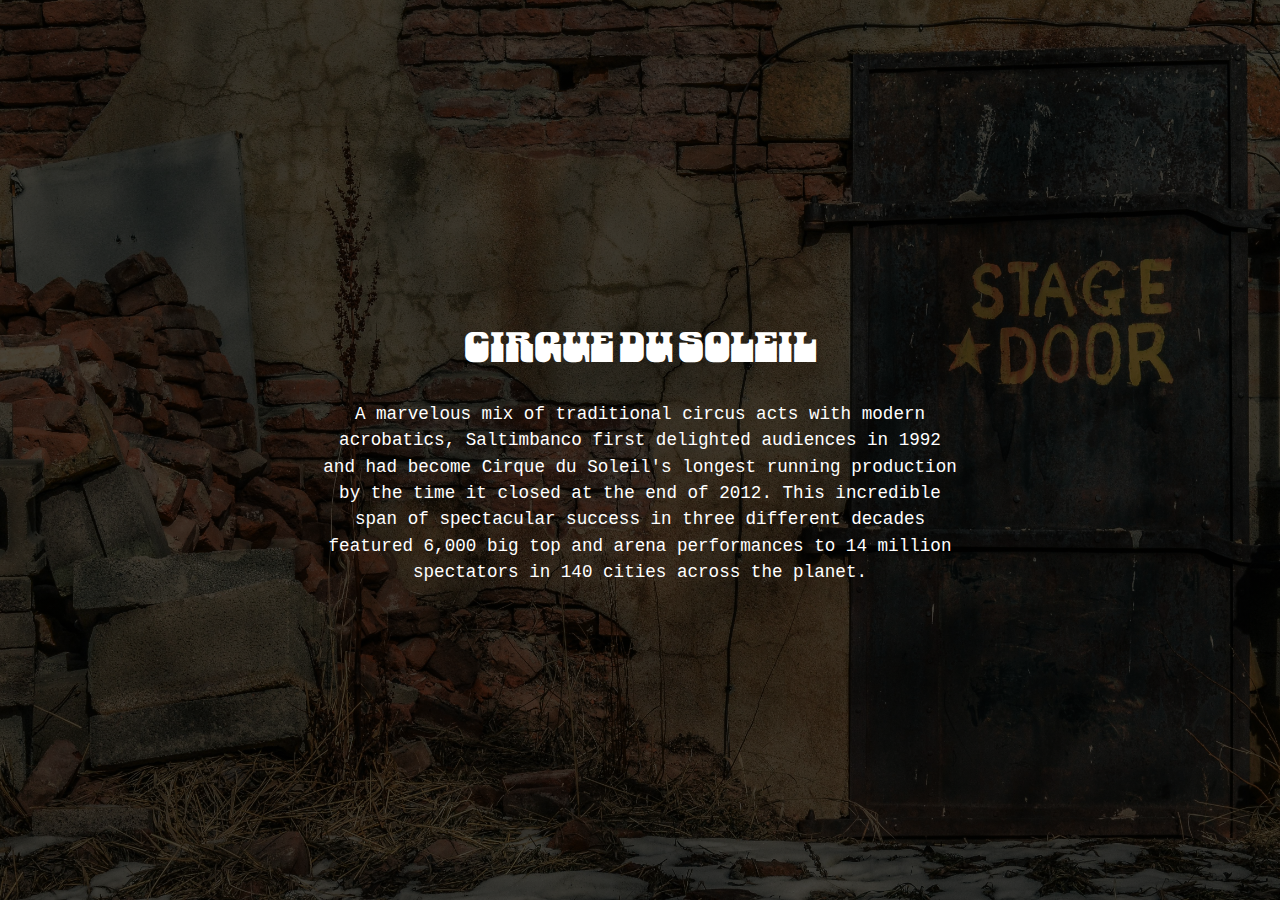
<file: Component Testing/index.html>
<!DOCTYPE html>
<html lang="en">
<head>
    <meta charset="UTF-8">
    <meta name="viewport" content="width=device-width, initial-scale=1.0">
    <link rel="stylesheet" href="style.css">
    <link rel="preconnect" href="https://fonts.googleapis.com">
    <link rel="preconnect" href="https://fonts.gstatic.com" crossorigin>
    <link href="https://fonts.googleapis.com/css2?family=Danfo&display=swap" rel="stylesheet">
    <title>Document</title>
</head>
<body>
    <section class="hero">
        <h1 class="hero__title">Cirque du soleil</h1>
        <p class="hero__description">
            A marvelous mix of traditional circus acts with modern acrobatics, 
            Saltimbanco first delighted audiences in 1992 and had become Cirque 
            du Soleil's longest running production by the time it closed at the 
            end of 2012. This incredible span of spectacular success in three 
            different decades featured 6,000 big top and arena performances to 
            14 million spectators in 140 cities across the planet. 
        </p>
    </section>
</body>
</html>
</file>
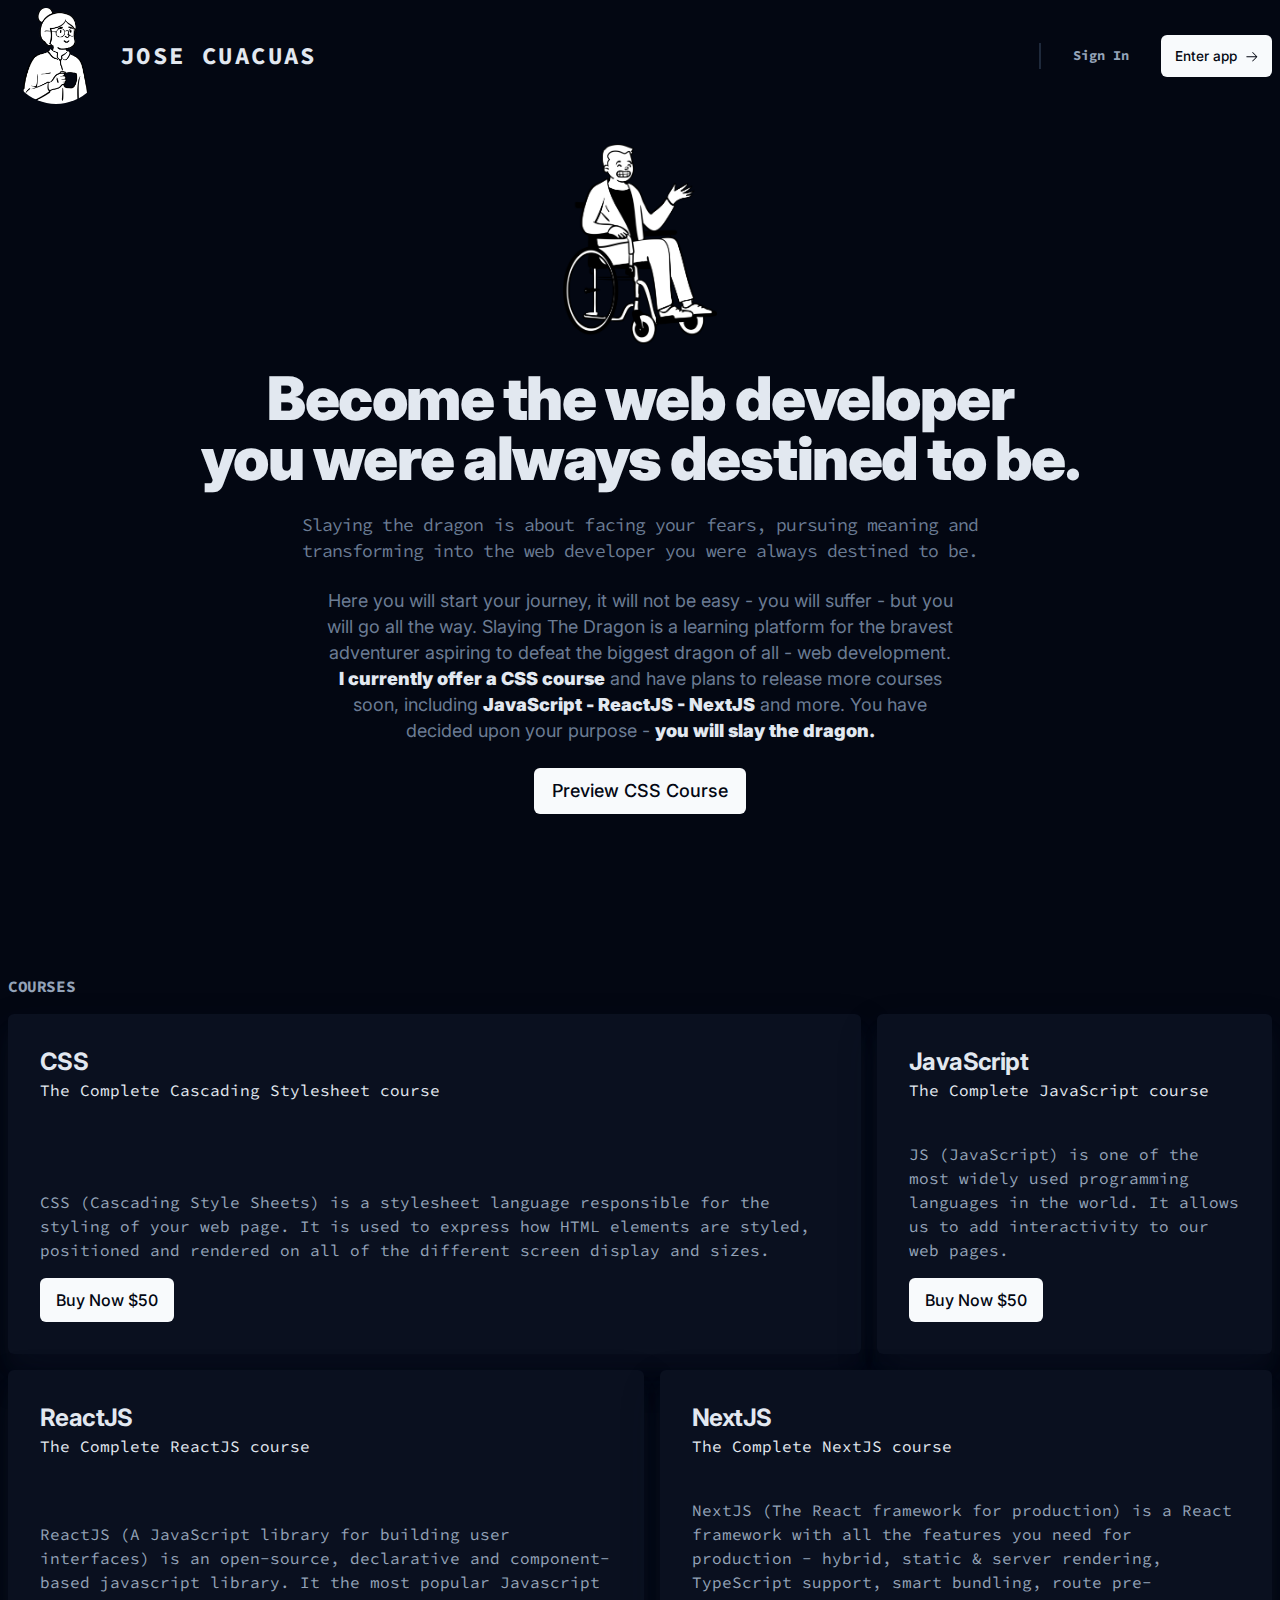
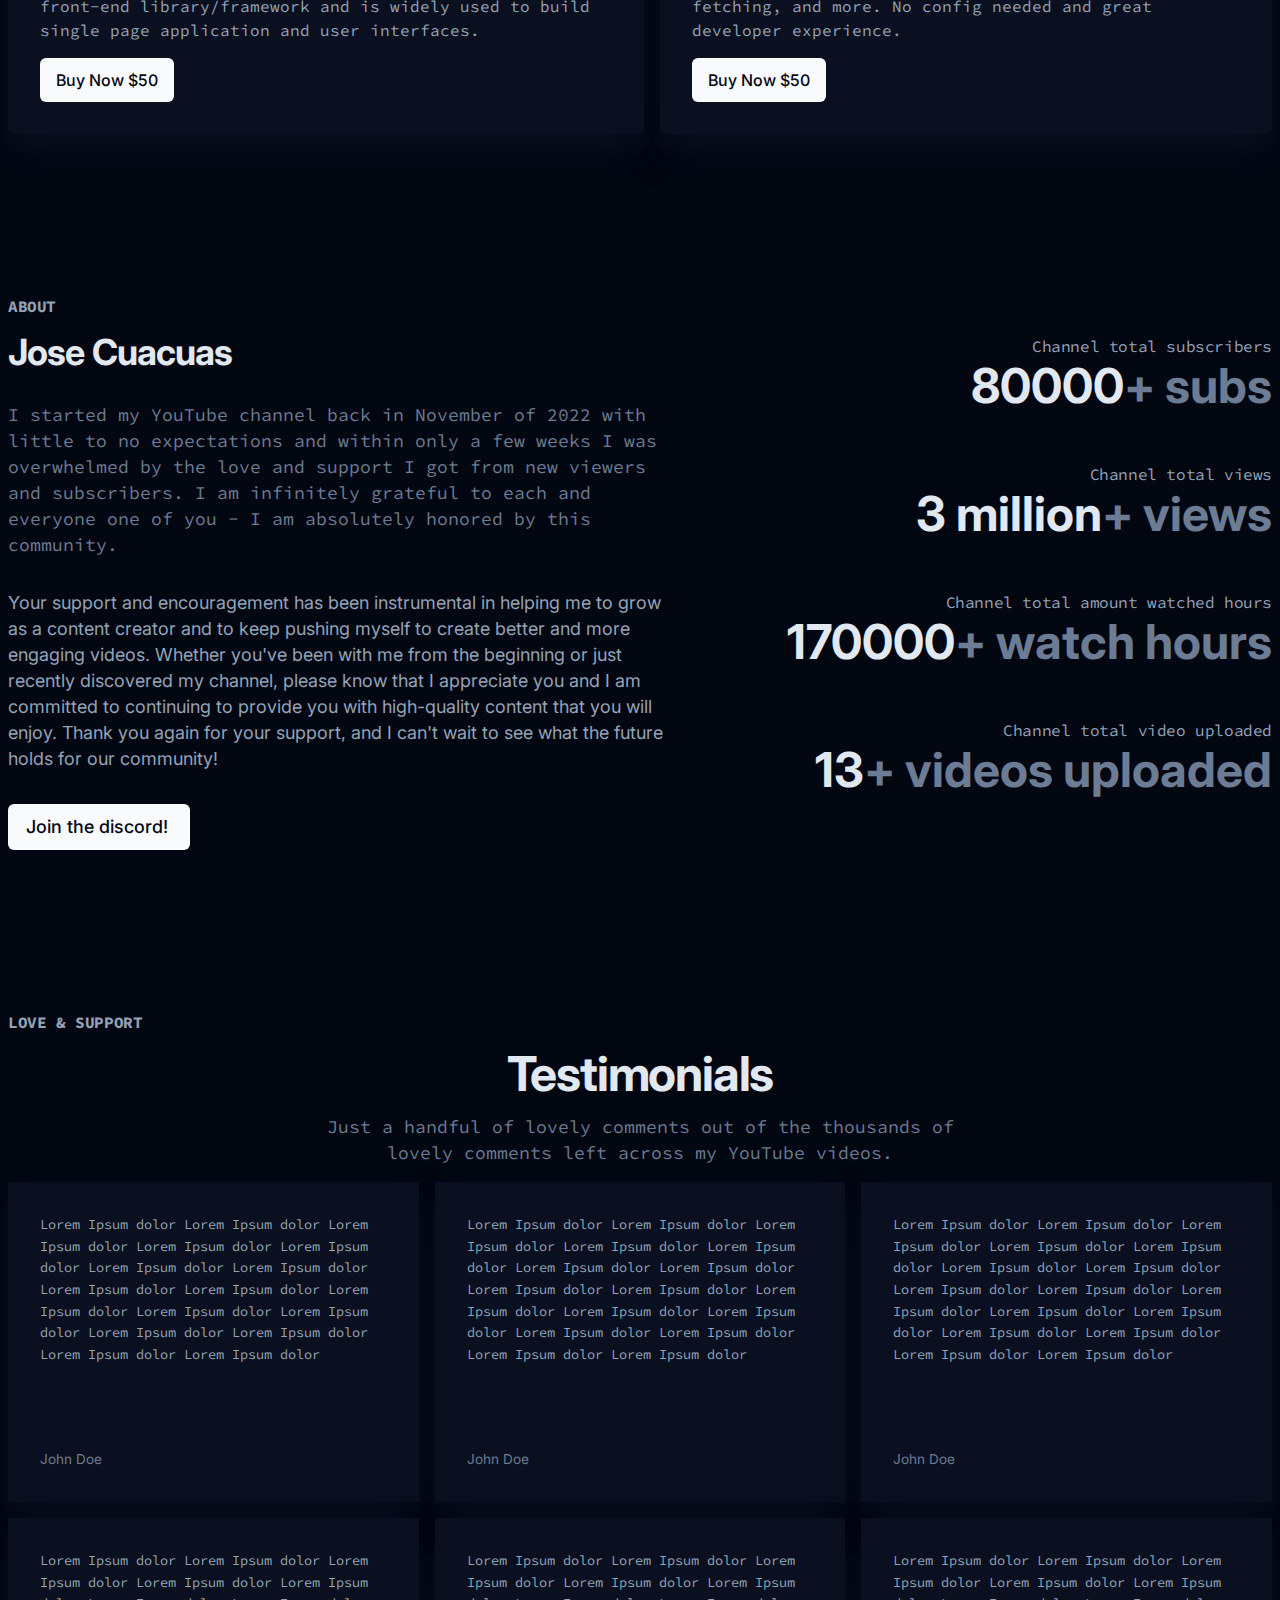
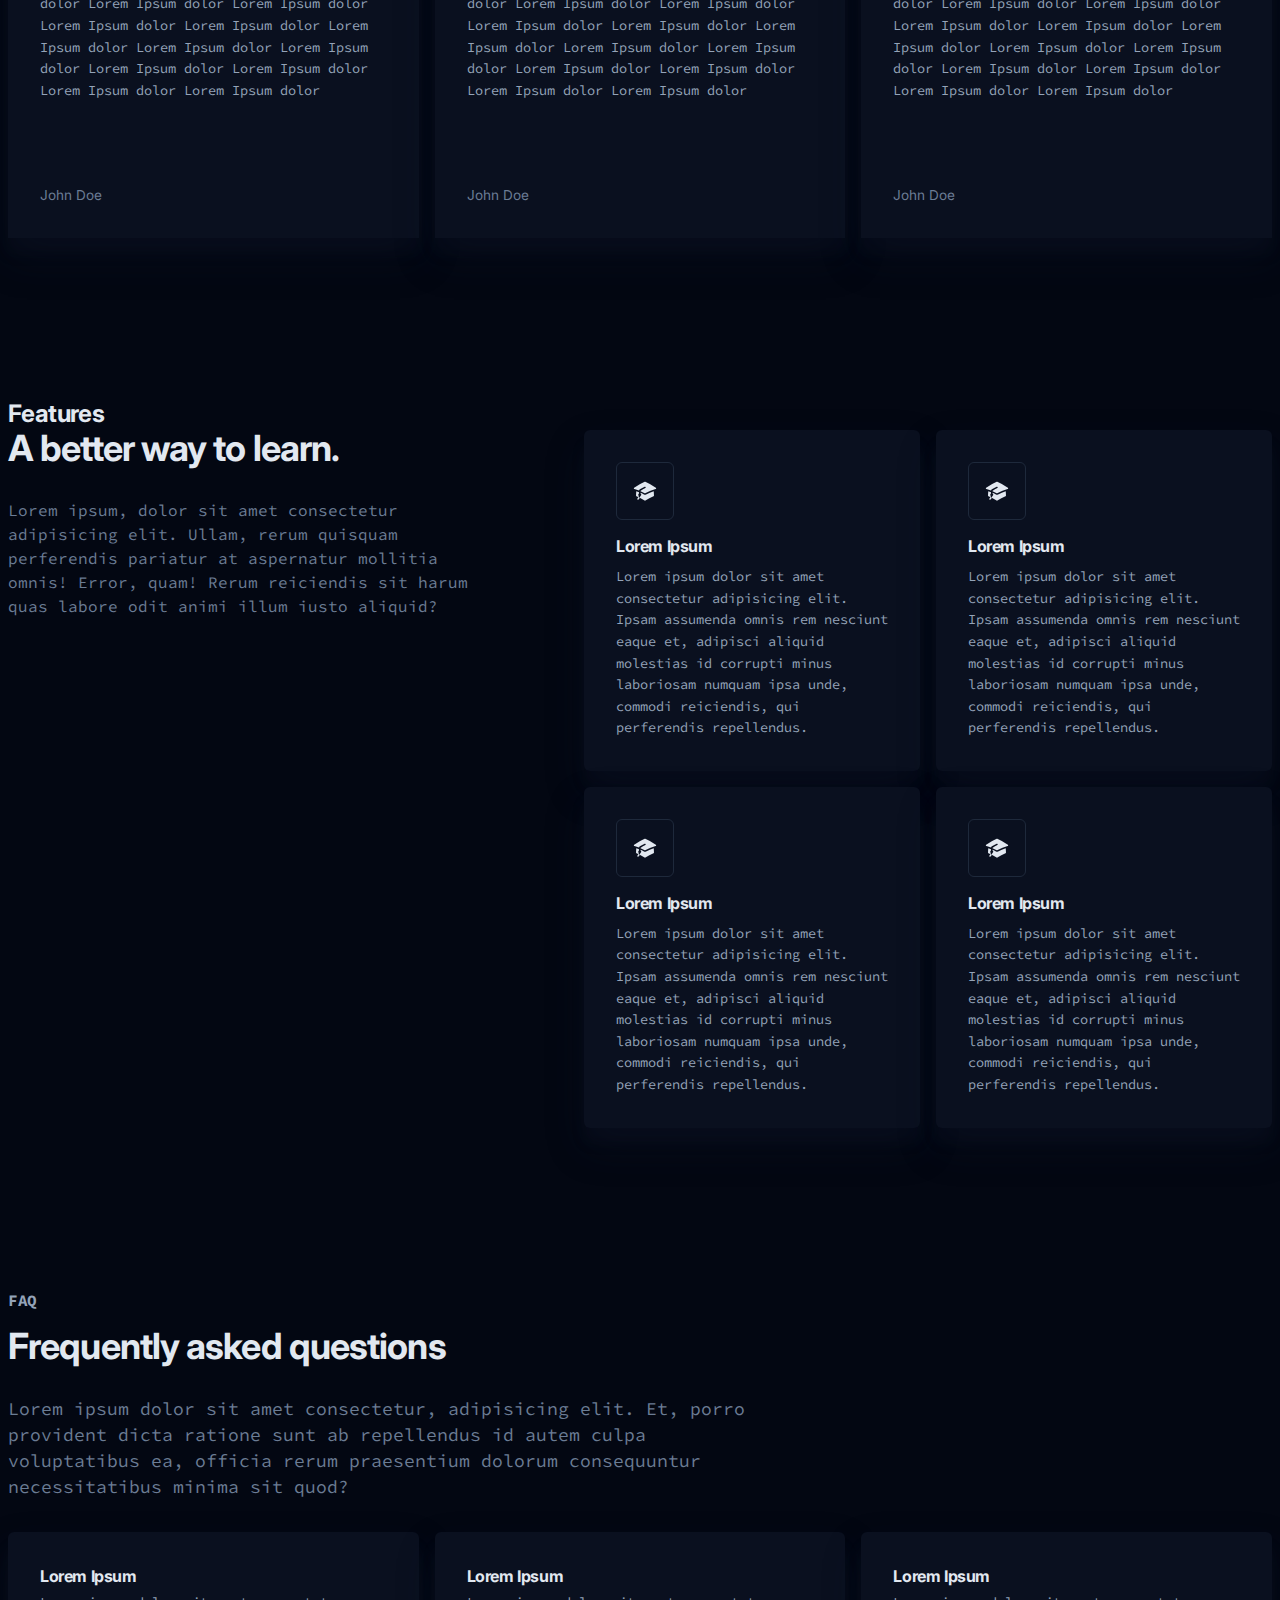
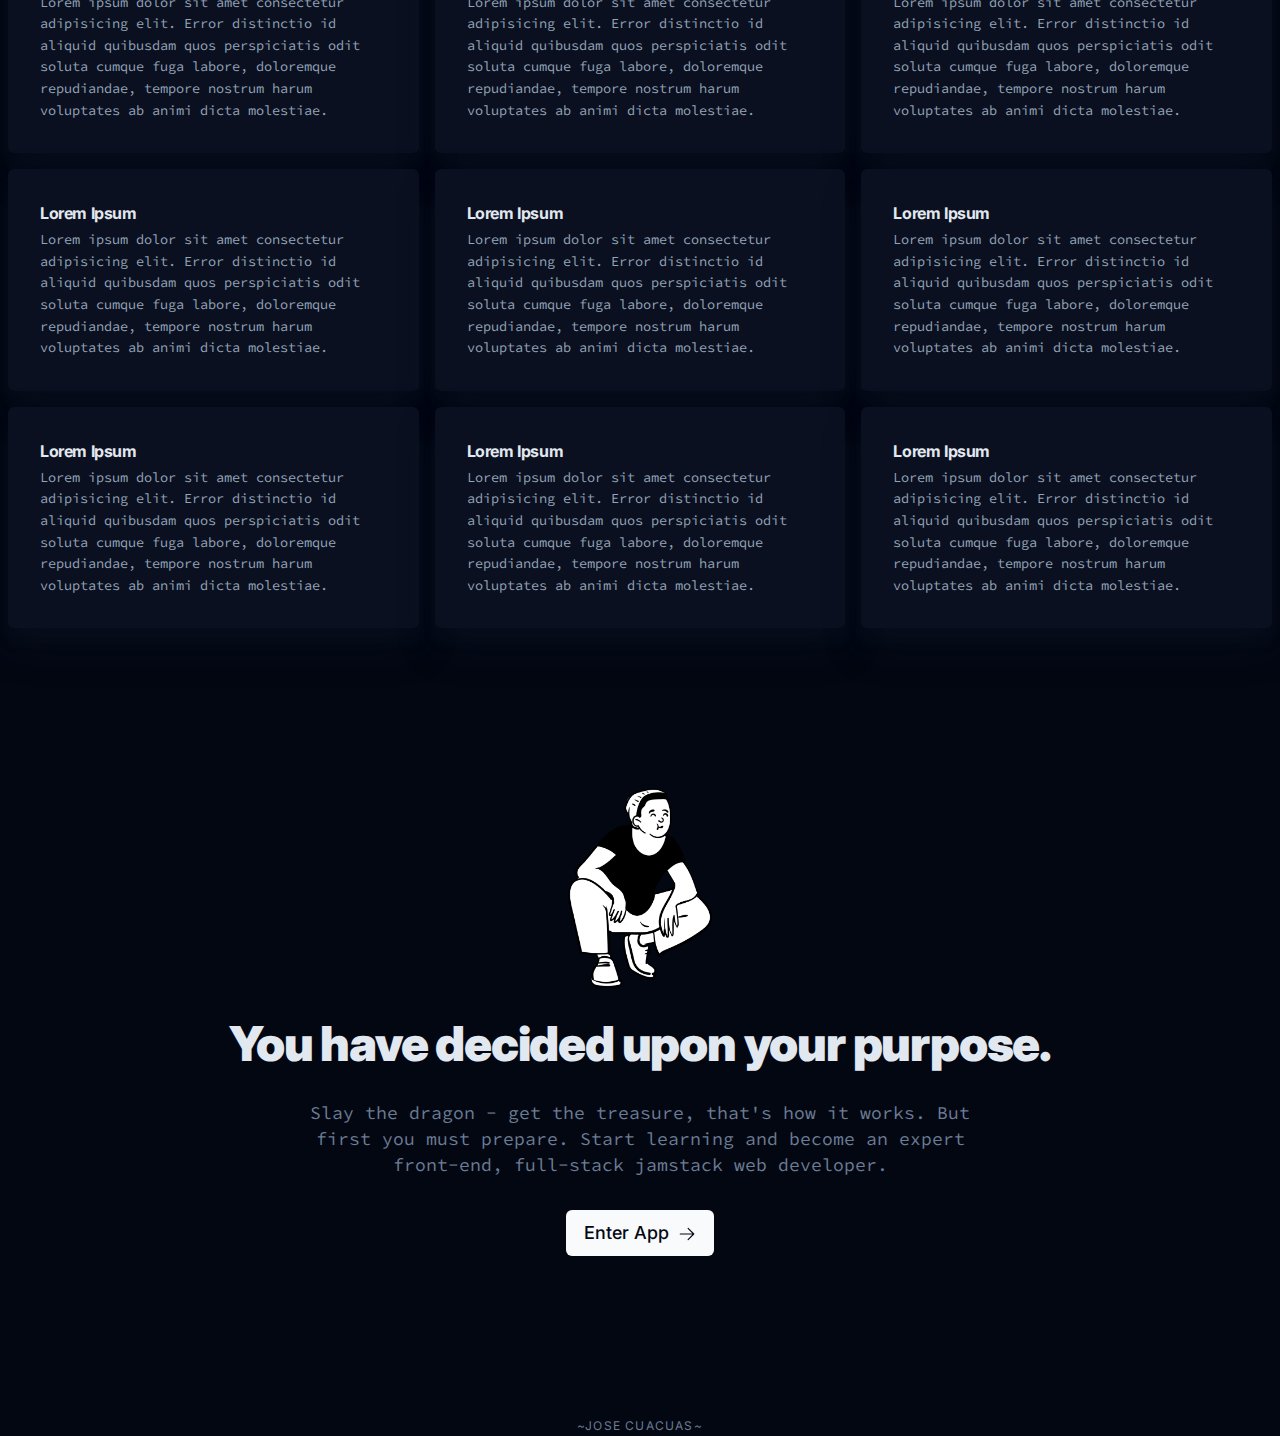
<file: Portfolio/index.html>
<!DOCTYPE html>
<html lang="en">
<head>
    <meta charset="UTF-8">
    <meta name="viewport" content="width=device-width, initial-scale=1.0">
    <link rel="preconnect" href="https://fonts.googleapis.com">
    <link rel="preconnect" href="https://fonts.gstatic.com" crossorigin>
    <link href="https://fonts.googleapis.com/css2?family=Inter:wght@100..900&family=Source+Code+Pro:ital,wght@0,200..900;1,200..900&display=swap" rel="stylesheet">
    <link rel="stylesheet" href="./styles/modern normalize.css">
    <link rel="stylesheet" href="./styles/styles.css">
    <link rel="stylesheet" href="./styles/components/header.css">
    <link rel="stylesheet" href="./styles/components/mobile nav.css">
    <link rel="stylesheet" href="./styles/components/hero.css">
    <link rel="stylesheet" href="./styles/components/pricing.css">
    <link rel="stylesheet" href="./styles/components/about.css">
    <link rel="stylesheet" href="./styles/components/testimonial.css">
    <link rel="stylesheet" href="./styles/components/features.css">
    <link rel="stylesheet" href="./styles/components/faq.css">
    <link rel="stylesheet" href="./styles/components/cta.css">
    <link rel="stylesheet" href="./styles/components/footer.css">
    <link rel="stylesheet" href="./styles/utils.css">
    <link rel="stylesheet" href="https://cdn.lineicons.com/4.0/lineicons.css" />
    <title>Portfolio</title>
</head>
<body>
    <header class="header container">
        <div class="header__title-container">
            <img 
            src="./public/logo.png" 
            alt="Girl holding a cup of coffee" 
            width="720" 
            height="972" 
            class="header__logo" />
            <span class="header__title"> Jose Cuacuas </span>
        </div>
        <button class="header__bars" aria-label="menu button">
            <svg 
            aria-hidden="true"
            xmlns="http://www.w3.org/2000/svg" 
            fill="none" 
            viewBox="0 0 24 24" 
            stroke-width="1.5" 
            stroke="currentColor" >
                <path stroke-linecap="round" stroke-linejoin="round" d="M3.75 6.75h16.5M3.75 12h16.5m-16.5 5.25h16.5" />
            </svg>
        </button>
        <nav class="header__menu">
            <div class="header__social-container">
                <a 
                title="github"
                aria-label="github link"
                href="htttps://github.com" 
                target="_blank" 
                rel="noreferrer noopener" 
                class="header__social">
                <i aria-hidden="true" class="lni lni-github-original"></i>
                </a>
                <a 
                title="discord"
                aria-label="discord link"
                href="htttps://discord.com" 
                target="_blank" 
                rel="noreferrer noopener" 
                class="header__social">
                <i aria-hidden="true" class="lni lni-discord-alt"></i>
                </a>
                <a 
                title="youtube"
                aria-label="youtube link"
                href="htttps://youtube.com" 
                target="_blank" 
                rel="noreferrer noopener" 
                class="header__social">
                <i aria-hidden="true" class="lni lni-youtube"></i>
                </a>  
            </div>
            <div class="header__seperator"></div>
            <a href="#" class="header__sign-in-btn">Sign In</a>
            <a href="#" class="btn header__enter-app-btn">Enter app
                <svg  aria-hidden="true" 
                xmlns="http://www.w3.org/2000/svg" 
                viewBox="0 0 24 24" fill="currentColor" 
                class="header__enter-app-btn__arrow">
                    <path fill-rule="evenodd" d="M12.97 3.97a.75.75 0 0 1 1.06 0l7.5 
                    7.5a.75.75 0 0 1 0 1.06l-7.5 7.5a.75.75 0 1 1-1.06-1.06l6.22-6.22H3a.75.75 0 
                    0 1 0-1.5h16.19l-6.22-6.22a.75.75 0 0 1 0-1.06Z" clip-rule="evenodd" />
                </svg>
            </a>
        </nav>
    </header>

    <!-- Mobile Navigation -->
    <div class="mobile-nav">
        <button class="mobile-nav__close-btn">Close</button>
        <img 
        src="./public/logo.png" 
        alt="Girl holding a cup of coffee" 
        width="720" 
        height="972" 
        class="mobile-nav__logo" />
        <div class="mobile-nav__social-container">
            <a 
            title="github"
            aria-label="github link"
            href="htttps://github.com" 
            target="_blank" 
            rel="noreferrer noopener" 
            class="mobile__social">
            <i aria-hidden="true" class="lni lni-github-original"></i>
            </a>
            <a 
            title="discord"
            aria-label="discord link"
            href="htttps://discord.com" 
            target="_blank" 
            rel="noreferrer noopener" 
            class="mobile__social">
            <i aria-hidden="true" class="lni lni-discord-alt"></i>
            </a>
            <a 
            title="youtube"
            aria-label="youtube link"
            href="htttps://youtube.com" 
            target="_blank" 
            rel="noreferrer noopener" 
            class="mobile__social">
            <i aria-hidden="true" class="lni lni-youtube"></i>
            </a>
        </div>
        <div class="mobile-nav__seperator"></div>
        <a href="#" class="mobile-nav__sign-in-btn">Sign In</a>
        <a href="#" class="btn mobile-nav__enter-app-btn">Enter app
            <svg  aria-hidden="true" 
            xmlns="http://www.w3.org/2000/svg" 
            viewBox="0 0 24 24" fill="currentColor" 
            class="mobile-nav__enter-app-btn__arrow">
                <path fill-rule="evenodd" d="M12.97 3.97a.75.75 0 0 1 1.06 0l7.5 7.5a.75.75 0 0 
                1 0 1.06l-7.5 7.5a.75.75 0 1 1-1.06-1.06l6.22-6.22H3a.75.75 0 0 1 0-1.5h16.19l-6.22-6.22a.75.75 0 0 1 0-1.06Z" clip-rule="evenodd" />
            </svg>
        </a>
    </div>
    <main>
        <section class="hero container">
            <img class="hero__image" 
            src="./public/hero.png" 
            alt="guy sitting on a wheelchair" 
            width="1386" 
            height="1809">
            <h1 class="hero__title">
                Become the web developer <br class="hero__br" /> you were always destined to be.
            </h1>
            <p class="hero__description1">
                Slaying the dragon is about facing your fears, 
                pursuing meaning and transforming into the web 
                developer you were always destined to be.
            </p>
            <p class="hero__description2">
                Here you will start your journey, 
                it will not be easy - you will suffer - 
                but you will go all the way. Slaying The 
                Dragon is a learning platform for the bravest 
                adventurer aspiring to defeat the biggest 
                dragon of all - web development. 
                <strong>I currently offer a CSS course</strong> 
                and have plans to release 
                more courses soon, including 
                <strong>JavaScript - ReactJS - NextJS</strong> 
                and more. You have decided 
                upon your purpose - 
                <strong>you will slay the dragon. </strong>
            </p>
            <a href="#" class="hero__btn btn">Preview CSS Course</a>
        </section>
        <section class="pricing container section">
            <h2 class="title">Courses</h2>
            <div class="pricing__box-container">
                <div class="pricing__box pricing__box--0margin pricing__box--css">
                    <div> 
                        <h3 class="pricing__title">CSS</h3>
                        <p class="pricing__description1">
                            The Complete Cascading Stylesheet course
                        </p>
                    </div>
                    <div> 
                        <p class="pricing__description2">CSS (Cascading Style Sheets) 
                            is a stylesheet language responsible for the styling of 
                            your web page. It is used to express how HTML elements 
                            are styled, positioned and rendered on all of the different 
                            screen display and sizes.
                        </p>
                        <button class="btn pricing__btn">Buy Now $50</button>
                    </div>
                </div>
                <div class="pricing__box pricing__box--js">
                    <div>
                        <h3 class="pricing__title">JavaScript</h3>
                        <p class="pricing__description1">
                            The Complete JavaScript course
                        </p>
                    </div>
                    <div> 
                        <p class="pricing__description2">JS (JavaScript) 
                            is one of the most widely used programming 
                            languages in the world. It allows us to add 
                            interactivity to our web pages.
                        </p>
                        <button class="btn pricing__btn">Buy Now $50</button>
                    </div>
                </div>
                <div class="pricing__box pricing__box--react">
                    <div> 
                        <h3 class="pricing__title">ReactJS</h3>
                        <p class="pricing__description1">
                            The Complete ReactJS course
                        </p>
                    </div>
                    <div> 
                        <p class="pricing__description2">ReactJS 
                            (A JavaScript library for building user interfaces) 
                            is an open-source, declarative and component-based 
                            javascript library. It the most popular Javascript 
                            front-end library/framework and is widely used to 
                            build single page application and user interfaces.
                        </p>
                        <button class="btn pricing__btn">Buy Now $50</button>
                    </div>
                </div>
                <div class="pricing__box pricing__box--next">
                    <div> 
                        <h3 class="pricing__title">NextJS</h3>
                        <p class="pricing__description1">
                            The Complete NextJS course
                        </p>
                    </div>
                    <div> 
                        <p class="pricing__description2">NextJS 
                            (The React framework for production) 
                            is a React framework with all the 
                            features you need for production - 
                            hybrid, static & server rendering, 
                            TypeScript support, smart bundling, 
                            route pre-fetching, and more. No config 
                            needed and great developer experience.
                        </p>
                        <button class="btn pricing__btn">Buy Now $50</button>
                    </div>
                </div>
            </div>
        </section>
        <section class="about container section">
            <h2 class="title">About</h2>
            <div class="about__container">
                <div class="about__item1">
                    <h2 class="about__title">Jose Cuacuas</h2>
                    <p class="about__description1">
                        I started my YouTube channel back in 
                        November of 2022 with little to no expectations 
                        and within only a few weeks I was overwhelmed by 
                        the love and support I got from new viewers and 
                        subscribers. I am infinitely grateful to each 
                        and everyone one of you - I am absolutely honored 
                        by this community.
                    </p>
                    <p class="about__description2">
                        Your support and encouragement has been instrumental 
                        in helping me to grow as a content creator and to 
                        keep pushing myself to create better and more engaging 
                        videos. Whether you've been with me from the beginning 
                        or just recently discovered my channel, please know 
                        that I appreciate you and I am committed to 
                        continuing to provide you with high-quality content 
                        that you will enjoy. Thank you again for your support, 
                        and I can't wait to see what the future holds for our community!
                    </p>
                    <a href="#" target="_blank" rel="noopener noreferrer" class="about__btn btn">
                        Join the discord!
                        <i aria-hidden="true" class="lni lni-discord-alt about__btn-discord"></i>
                    </a>
                </div>
                <div class="about__item2">
                    <div>
                        <h3 class="about__label">Channel total subscribers</h3>
                        <p class="about__stat">80000<span class="about__stat-span">+ subs</span></p>
                    </div>
                    <div>
                        <h3 class="about__label">Channel total views</h3>
                        <p class="about__stat">3 million<span class="about__stat-span">+ views</span></p>
                    </div>
                    <div>
                        <h3 class="about__label">Channel total amount watched hours</h3>
                        <p class="about__stat">170000<span class="about__stat-span">+ watch hours</span></p>
                    </div>
                    <div>
                        <h3 class="about__label">Channel total video uploaded</h3>
                        <p class="about__stat">13<span class="about__stat-span">+ videos uploaded</span></p>
                    </div>
                </div>
            </div>
        </section>
        <section class="testimonial container section">
            <h2 class="title">Love & Support</h2>
            <h2 class="testimonial__title">Testimonials</h2>
            <p class="testimonial__description">
                Just a handful of lovely comments out of the thousands of lovely comments left across my YouTube videos.
            </p>
            <div class="testimonial__container">
                <div class="testimonial__box testimonial__box--0margin">
                    <p class="testimonial__comment">Lorem Ipsum dolor Lorem Ipsum dolor Lorem Ipsum dolor Lorem Ipsum dolor 
                        Lorem Ipsum dolor Lorem Ipsum dolor Lorem Ipsum dolor 
                        Lorem Ipsum dolor Lorem Ipsum dolor Lorem Ipsum dolor 
                        Lorem Ipsum dolor Lorem Ipsum dolor Lorem Ipsum dolor 
                        Lorem Ipsum dolor Lorem Ipsum dolor Lorem Ipsum dolor 
                    </p>
                    <p class="testimonial__name">John Doe</p>
                </div>
                <div class="testimonial__box">
                    <p class="testimonial__comment">Lorem Ipsum dolor Lorem Ipsum dolor Lorem Ipsum dolor Lorem Ipsum dolor 
                        Lorem Ipsum dolor Lorem Ipsum dolor Lorem Ipsum dolor 
                        Lorem Ipsum dolor Lorem Ipsum dolor Lorem Ipsum dolor 
                        Lorem Ipsum dolor Lorem Ipsum dolor Lorem Ipsum dolor 
                        Lorem Ipsum dolor Lorem Ipsum dolor Lorem Ipsum dolor 
                    </p>
                    <p class="testimonial__name">John Doe</p>
                </div>
                <div class="testimonial__box">
                    <p class="testimonial__comment">Lorem Ipsum dolor Lorem Ipsum dolor Lorem Ipsum dolor Lorem Ipsum dolor 
                        Lorem Ipsum dolor Lorem Ipsum dolor Lorem Ipsum dolor 
                        Lorem Ipsum dolor Lorem Ipsum dolor Lorem Ipsum dolor 
                        Lorem Ipsum dolor Lorem Ipsum dolor Lorem Ipsum dolor 
                        Lorem Ipsum dolor Lorem Ipsum dolor Lorem Ipsum dolor 
                    </p>
                    <p class="testimonial__name">John Doe</p>
                </div>
                <div class="testimonial__box">
                    <p class="testimonial__comment">Lorem Ipsum dolor Lorem Ipsum dolor Lorem Ipsum dolor Lorem Ipsum dolor 
                        Lorem Ipsum dolor Lorem Ipsum dolor Lorem Ipsum dolor 
                        Lorem Ipsum dolor Lorem Ipsum dolor Lorem Ipsum dolor 
                        Lorem Ipsum dolor Lorem Ipsum dolor Lorem Ipsum dolor 
                        Lorem Ipsum dolor Lorem Ipsum dolor Lorem Ipsum dolor 
                    </p>
                    <p class="testimonial__name">John Doe</p>
                </div>
                <div class="testimonial__box">
                    <p class="testimonial__comment">Lorem Ipsum dolor Lorem Ipsum dolor Lorem Ipsum dolor Lorem Ipsum dolor 
                        Lorem Ipsum dolor Lorem Ipsum dolor Lorem Ipsum dolor 
                        Lorem Ipsum dolor Lorem Ipsum dolor Lorem Ipsum dolor 
                        Lorem Ipsum dolor Lorem Ipsum dolor Lorem Ipsum dolor 
                        Lorem Ipsum dolor Lorem Ipsum dolor Lorem Ipsum dolor 
                    </p>
                    <p class="testimonial__name">John Doe</p>
                </div>
                <div class="testimonial__box">
                    <p class="testimonial__comment">Lorem Ipsum dolor Lorem Ipsum dolor Lorem Ipsum dolor Lorem Ipsum dolor 
                        Lorem Ipsum dolor Lorem Ipsum dolor Lorem Ipsum dolor 
                        Lorem Ipsum dolor Lorem Ipsum dolor Lorem Ipsum dolor 
                        Lorem Ipsum dolor Lorem Ipsum dolor Lorem Ipsum dolor 
                        Lorem Ipsum dolor Lorem Ipsum dolor Lorem Ipsum dolor 
                    </p>
                    <p class="testimonial__name">John Doe</p>
                </div>
            </div>
        </section>
        <section class="features section container">
            <h2 class="features">Features</h2>
            <div class="features__container">
                <div class="features__content">
                    <h2 class="features__title">
                        A better way to learn.
                    </h2>
                    <p class="features__description">
                        Lorem ipsum, dolor sit amet consectetur 
                        adipisicing elit. Ullam, rerum quisquam 
                        perferendis pariatur at aspernatur mollitia 
                        omnis! Error, quam! Rerum reiciendis sit harum 
                        quas labore odit animi illum iusto aliquid?
                    </p>
                </div>
                <div class="features__grid">
                    <div class="features__box features__box--0mmargin">
                        <div class="features__box-icon-container">
                            <svg xmlns="http://www.w3.org/2000/svg" viewBox="0 0 24 24" fill="currentColor" class="features__box-icon" aria-hidden="true">
                                <path d="M11.7 2.805a.75.75 0 0 1 .6 
                                0A60.65 60.65 0 0 1 22.83 8.72a.75.75 0 0 1-.231 1.337 
                                49.948 49.948 0 0 0-9.902 3.912l-.003.002c-.114.06-.227.119-.34.18a.75.75 
                                0 0 1-.707 0A50.88 50.88 0 0 0 7.5 12.173v-.224c0-.131.067-.248.172-.311a54.615 
                                54.615 0 0 1 4.653-2.52.75.75 0 0 0-.65-1.352 56.123 56.123 
                                0 0 0-4.78 2.589 1.858 1.858 0 0 0-.859 1.228 49.803 49.803 
                                0 0 0-4.634-1.527.75.75 0 0 1-.231-1.337A60.653 60.653 0 0 1 11.7 2.805Z" />
                                <path d="M13.06 15.473a48.45 48.45 0 0 1 7.666-3.282c.134 1.414.22 2.843.255 
                                4.284a.75.75 0 0 1-.46.711 47.87 47.87 0 0 0-8.105 4.342.75.75 
                                0 0 1-.832 0 47.87 47.87 0 0 0-8.104-4.342.75.75 0 0 
                                1-.461-.71c.035-1.442.121-2.87.255-4.286.921.304 1.83.634 
                                2.726.99v1.27a1.5 1.5 0 0 0-.14 2.508c-.09.38-.222.753-.397 
                                1.11.452.213.901.434 1.346.66a6.727 6.727 0 0 0 .551-1.607 1.5 
                                1.5 0 0 0 .14-2.67v-.645a48.549 48.549 0 0 1 3.44 1.667 2.25 2.25 0 0 0 2.12 0Z" />
                                <path d="M4.462 19.462c.42-.419.753-.89 1-1.395.453.214.902.435 
                                1.347.662a6.742 6.742 0 0 1-1.286 1.794.75.75 0 0 1-1.06-1.06Z" />
                            </svg>
                        </div>
                        <h3 class="features__box-title">Lorem Ipsum</h3>
                        <p class="features__box-description">Lorem ipsum 
                            dolor sit amet consectetur adipisicing elit. 
                            Ipsam assumenda omnis rem nesciunt eaque et, 
                            adipisci aliquid molestias id corrupti minus 
                            laboriosam numquam ipsa unde, commodi reiciendis, 
                            qui perferendis repellendus.
                        </p>
                    </div>
                    <div class="features__box">
                        <div class="features__box-icon-container">
                            <svg xmlns="http://www.w3.org/2000/svg" 
                            viewBox="0 0 24 24" fill="currentColor" 
                            class="features__box-icon" 
                            aria-hidden="true">
                                <path d="M11.7 2.805a.75.75 0 0 1 .6 
                                0A60.65 60.65 0 0 1 22.83 8.72a.75.75 0 0 1-.231 1.337 
                                49.948 49.948 0 0 0-9.902 3.912l-.003.002c-.114.06-.227.119-.34.18a.75.75 
                                0 0 1-.707 0A50.88 50.88 0 0 0 7.5 12.173v-.224c0-.131.067-.248.172-.311a54.615 
                                54.615 0 0 1 4.653-2.52.75.75 0 0 0-.65-1.352 56.123 56.123 
                                0 0 0-4.78 2.589 1.858 1.858 0 0 0-.859 1.228 49.803 49.803 
                                0 0 0-4.634-1.527.75.75 0 0 1-.231-1.337A60.653 60.653 0 0 1 11.7 2.805Z" />
                                <path d="M13.06 15.473a48.45 48.45 0 0 1 7.666-3.282c.134 1.414.22 2.843.255 
                                4.284a.75.75 0 0 1-.46.711 47.87 47.87 0 0 0-8.105 4.342.75.75 
                                0 0 1-.832 0 47.87 47.87 0 0 0-8.104-4.342.75.75 0 0 
                                1-.461-.71c.035-1.442.121-2.87.255-4.286.921.304 1.83.634 
                                2.726.99v1.27a1.5 1.5 0 0 0-.14 2.508c-.09.38-.222.753-.397 
                                1.11.452.213.901.434 1.346.66a6.727 6.727 0 0 0 .551-1.607 1.5 
                                1.5 0 0 0 .14-2.67v-.645a48.549 48.549 0 0 1 3.44 1.667 2.25 2.25 0 0 0 2.12 0Z" />
                                <path d="M4.462 19.462c.42-.419.753-.89 1-1.395.453.214.902.435 
                                1.347.662a6.742 6.742 0 0 1-1.286 1.794.75.75 0 0 1-1.06-1.06Z" />
                            </svg>
                        </div>
                        <h3 class="features__box-title">Lorem Ipsum</h3>
                        <p class="features__box-description">Lorem ipsum 
                            dolor sit amet consectetur adipisicing elit. 
                            Ipsam assumenda omnis rem nesciunt eaque et, 
                            adipisci aliquid molestias id corrupti minus 
                            laboriosam numquam ipsa unde, commodi reiciendis, 
                            qui perferendis repellendus.
                        </p>
                    </div>
                    <div class="features__box">
                        <div class="features__box-icon-container">
                            <svg xmlns="http://www.w3.org/2000/svg" 
                            viewBox="0 0 24 24" fill="currentColor" 
                            class="features__box-icon" 
                            aria-hidden="true">
                                <path d="M11.7 2.805a.75.75 0 0 1 .6 
                                0A60.65 60.65 0 0 1 22.83 8.72a.75.75 0 0 1-.231 1.337 
                                49.948 49.948 0 0 0-9.902 3.912l-.003.002c-.114.06-.227.119-.34.18a.75.75 
                                0 0 1-.707 0A50.88 50.88 0 0 0 7.5 12.173v-.224c0-.131.067-.248.172-.311a54.615 
                                54.615 0 0 1 4.653-2.52.75.75 0 0 0-.65-1.352 56.123 56.123 
                                0 0 0-4.78 2.589 1.858 1.858 0 0 0-.859 1.228 49.803 49.803 
                                0 0 0-4.634-1.527.75.75 0 0 1-.231-1.337A60.653 60.653 0 0 1 11.7 2.805Z" />
                                <path d="M13.06 15.473a48.45 48.45 0 0 1 7.666-3.282c.134 1.414.22 2.843.255 
                                4.284a.75.75 0 0 1-.46.711 47.87 47.87 0 0 0-8.105 4.342.75.75 
                                0 0 1-.832 0 47.87 47.87 0 0 0-8.104-4.342.75.75 0 0 
                                1-.461-.71c.035-1.442.121-2.87.255-4.286.921.304 1.83.634 
                                2.726.99v1.27a1.5 1.5 0 0 0-.14 2.508c-.09.38-.222.753-.397 
                                1.11.452.213.901.434 1.346.66a6.727 6.727 0 0 0 .551-1.607 1.5 
                                1.5 0 0 0 .14-2.67v-.645a48.549 48.549 0 0 1 3.44 1.667 2.25 2.25 0 0 0 2.12 0Z" />
                                <path d="M4.462 19.462c.42-.419.753-.89 1-1.395.453.214.902.435 
                                1.347.662a6.742 6.742 0 0 1-1.286 1.794.75.75 0 0 1-1.06-1.06Z" />
                            </svg>
                        </div>
                        <h3 class="features__box-title">Lorem Ipsum</h3>
                        <p class="features__box-description">Lorem ipsum 
                            dolor sit amet consectetur adipisicing elit. 
                            Ipsam assumenda omnis rem nesciunt eaque et, 
                            adipisci aliquid molestias id corrupti minus 
                            laboriosam numquam ipsa unde, commodi reiciendis, 
                            qui perferendis repellendus.
                        </p>
                    </div>
                    <div class="features__box">
                        <div class="features__box-icon-container">
                            <svg xmlns="http://www.w3.org/2000/svg" 
                            viewBox="0 0 24 24" fill="currentColor" 
                            class="features__box-icon" 
                            aria-hidden="true">
                                <path d="M11.7 2.805a.75.75 0 0 1 .6 
                                0A60.65 60.65 0 0 1 22.83 8.72a.75.75 0 0 1-.231 1.337 
                                49.948 49.948 0 0 0-9.902 3.912l-.003.002c-.114.06-.227.119-.34.18a.75.75 
                                0 0 1-.707 0A50.88 50.88 0 0 0 7.5 12.173v-.224c0-.131.067-.248.172-.311a54.615 
                                54.615 0 0 1 4.653-2.52.75.75 0 0 0-.65-1.352 56.123 56.123 
                                0 0 0-4.78 2.589 1.858 1.858 0 0 0-.859 1.228 49.803 49.803 
                                0 0 0-4.634-1.527.75.75 0 0 1-.231-1.337A60.653 60.653 0 0 1 11.7 2.805Z" />
                                <path d="M13.06 15.473a48.45 48.45 0 0 1 7.666-3.282c.134 1.414.22 2.843.255 
                                4.284a.75.75 0 0 1-.46.711 47.87 47.87 0 0 0-8.105 4.342.75.75 
                                0 0 1-.832 0 47.87 47.87 0 0 0-8.104-4.342.75.75 0 0 
                                1-.461-.71c.035-1.442.121-2.87.255-4.286.921.304 1.83.634 
                                2.726.99v1.27a1.5 1.5 0 0 0-.14 2.508c-.09.38-.222.753-.397 
                                1.11.452.213.901.434 1.346.66a6.727 6.727 0 0 0 .551-1.607 1.5 
                                1.5 0 0 0 .14-2.67v-.645a48.549 48.549 0 0 1 3.44 1.667 2.25 2.25 0 0 0 2.12 0Z" />
                                <path d="M4.462 19.462c.42-.419.753-.89 1-1.395.453.214.902.435 
                                1.347.662a6.742 6.742 0 0 1-1.286 1.794.75.75 0 0 1-1.06-1.06Z" />
                            </svg>
                        </div>
                        <h3 class="features__box-title">Lorem Ipsum</h3>
                        <p class="features__box-description">Lorem ipsum 
                            dolor sit amet consectetur adipisicing elit. 
                            Ipsam assumenda omnis rem nesciunt eaque et, 
                            adipisci aliquid molestias id corrupti minus 
                            laboriosam numquam ipsa unde, commodi reiciendis, 
                            qui perferendis repellendus.
                        </p>
                    </div>
                </div>
            </div>
        </section>
        <section class="faq container section">
            <h2 class="title"> FAQ </h2>
            <h2 class="faq__title">Frequently asked questions </h2>
            <p class="faq__description">Lorem ipsum dolor sit amet 
                consectetur, adipisicing elit. Et, porro provident dicta 
                ratione sunt ab repellendus id autem culpa voluptatibus ea, 
                officia rerum praesentium dolorum consequuntur necessitatibus 
                minima sit quod? 
            </p>
            <div class="faq__container">
                <div class="faq__box faq__box--0margin">
                    <h3 class="faq__box-title">Lorem Ipsum</h3>
                    <p class="faq__box-description">Lorem ipsum dolor 
                        sit amet consectetur adipisicing elit. Error 
                        distinctio id aliquid quibusdam quos perspiciatis 
                        odit soluta cumque fuga labore, doloremque repudiandae, 
                        tempore nostrum harum voluptates ab animi dicta molestiae.
                    </p>
                </div>
                <div class="faq__box">
                    <h3 class="faq__box-title">Lorem Ipsum</h3>
                    <p class="faq__box-description">Lorem ipsum dolor 
                        sit amet consectetur adipisicing elit. Error 
                        distinctio id aliquid quibusdam quos perspiciatis 
                        odit soluta cumque fuga labore, doloremque repudiandae, 
                        tempore nostrum harum voluptates ab animi dicta molestiae.
                    </p>
                </div>
                <div class="faq__box">
                    <h3 class="faq__box-title">Lorem Ipsum</h3>
                    <p class="faq__box-description">Lorem ipsum dolor 
                        sit amet consectetur adipisicing elit. Error 
                        distinctio id aliquid quibusdam quos perspiciatis 
                        odit soluta cumque fuga labore, doloremque repudiandae, 
                        tempore nostrum harum voluptates ab animi dicta molestiae.
                    </p>
                </div>
                <div class="faq__box">
                    <h3 class="faq__box-title">Lorem Ipsum</h3>
                    <p class="faq__box-description">Lorem ipsum dolor 
                        sit amet consectetur adipisicing elit. Error 
                        distinctio id aliquid quibusdam quos perspiciatis 
                        odit soluta cumque fuga labore, doloremque repudiandae, 
                        tempore nostrum harum voluptates ab animi dicta molestiae.
                    </p>
                </div>
                <div class="faq__box">
                    <h3 class="faq__box-title">Lorem Ipsum</h3>
                    <p class="faq__box-description">Lorem ipsum dolor 
                        sit amet consectetur adipisicing elit. Error 
                        distinctio id aliquid quibusdam quos perspiciatis 
                        odit soluta cumque fuga labore, doloremque repudiandae, 
                        tempore nostrum harum voluptates ab animi dicta molestiae.
                    </p>
                </div>
                <div class="faq__box">
                    <h3 class="faq__box-title">Lorem Ipsum</h3>
                    <p class="faq__box-description">Lorem ipsum dolor 
                        sit amet consectetur adipisicing elit. Error 
                        distinctio id aliquid quibusdam quos perspiciatis 
                        odit soluta cumque fuga labore, doloremque repudiandae, 
                        tempore nostrum harum voluptates ab animi dicta molestiae.
                    </p>
                </div>
                <div class="faq__box">
                    <h3 class="faq__box-title">Lorem Ipsum</h3>
                    <p class="faq__box-description">Lorem ipsum dolor 
                        sit amet consectetur adipisicing elit. Error 
                        distinctio id aliquid quibusdam quos perspiciatis 
                        odit soluta cumque fuga labore, doloremque repudiandae, 
                        tempore nostrum harum voluptates ab animi dicta molestiae.
                    </p>
                </div>
                <div class="faq__box">
                    <h3 class="faq__box-title">Lorem Ipsum</h3>
                    <p class="faq__box-description">Lorem ipsum dolor 
                        sit amet consectetur adipisicing elit. Error 
                        distinctio id aliquid quibusdam quos perspiciatis 
                        odit soluta cumque fuga labore, doloremque repudiandae, 
                        tempore nostrum harum voluptates ab animi dicta molestiae.
                    </p>
                </div>
                <div class="faq__box">
                    <h3 class="faq__box-title">Lorem Ipsum</h3>
                    <p class="faq__box-description">Lorem ipsum dolor 
                        sit amet consectetur adipisicing elit. Error 
                        distinctio id aliquid quibusdam quos perspiciatis 
                        odit soluta cumque fuga labore, doloremque repudiandae, 
                        tempore nostrum harum voluptates ab animi dicta molestiae.
                    </p>
                </div>
            </div>
        </section>
        <section class="cta section container">
            <img src="./public/cta.png" 
            alt="guy kneeling"
            width="1020"
            height="1407"
            class="cta__image"
            />
            <h2 class="cta__title">
                You have decided upon your purpose.
            </h2>
            <p class="cta__description">
                Slay the dragon - get the treasure, 
                that's how it works. But first you 
                must prepare. Start learning and 
                become an expert front-end, full-stack 
                jamstack web developer.
            </p>
            <a href="#" class="cta__btn btn">
                Enter App
                <svg xmlns="http://www.w3.org/2000/svg" 
                viewBox="0 0 24 24" 
                fill="currentColor" 
                class="cta__arrow" 
                aria-hidden="true">
                    <path fill-rule="evenodd" 
                    d="M12.97 3.97a.75.75 0 0 1 1.06 0l7.5 7.5a.75.75 0 0 1 
                    0 1.06l-7.5 7.5a.75.75 0 1 1-1.06-1.06l6.22-6.22H3a.75.75 
                    0 0 1 0-1.5h16.19l-6.22-6.22a.75.75 0 0 1 0-1.06Z" 
                    clip-rule="evenodd" />
                </svg>                 
            </a>
        </section>
    </main>
    <footer class="container section">
        <p class="footer__description">
            ~Jose Cuacuas~
        </p>
    </footer>
    <script src="./source/app.js" type="module"></script>
</body>
</html>
</file>
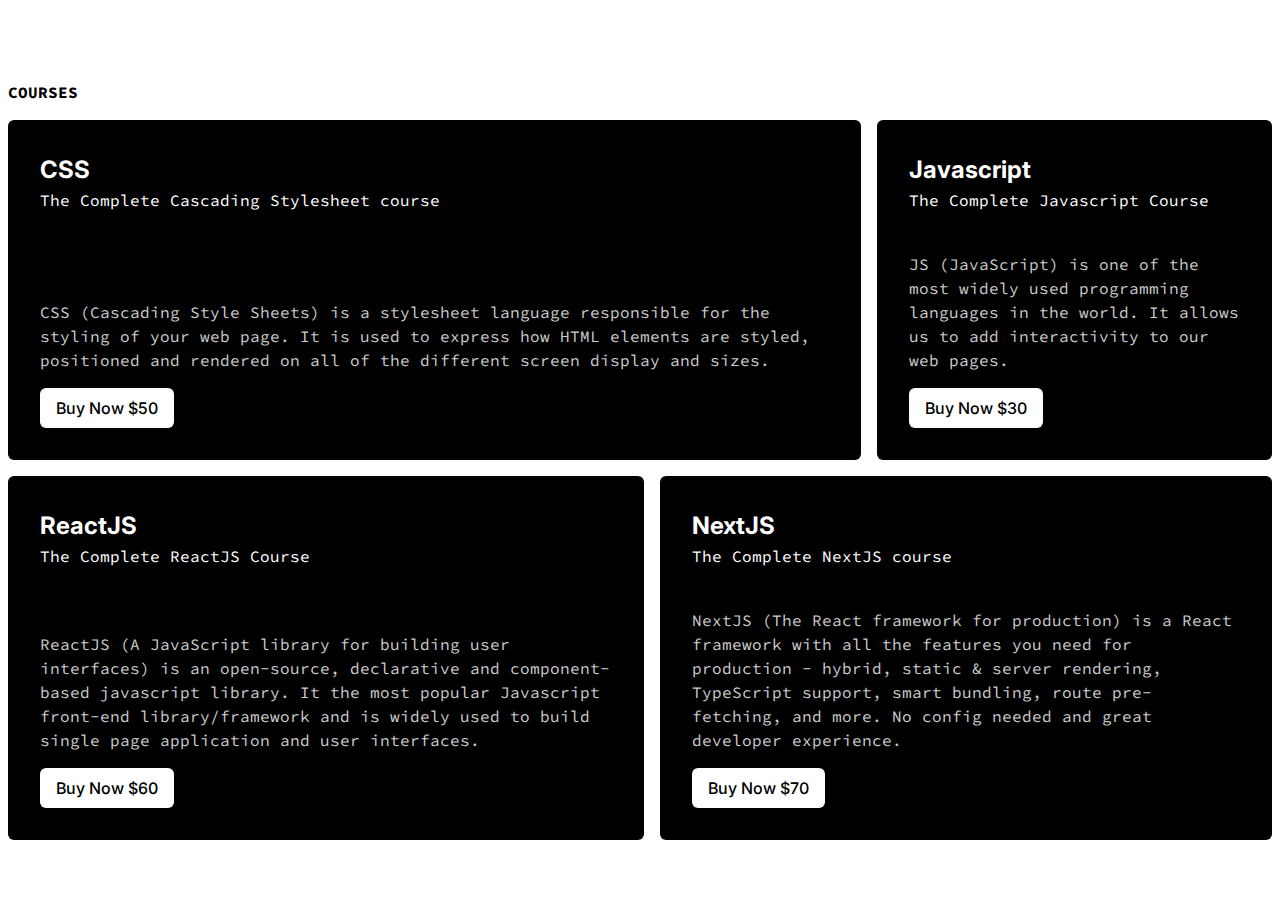
<file: Component Testing/pricing.html>
<!DOCTYPE html>
<html lang="en">
<head>
    <meta charset="UTF-8">
    <meta name="viewport" content="width=device-width, initial-scale=1.0">
    <link rel="stylesheet" href="pricing.css">
    <link rel="stylesheet" href="utils.css">
    <link rel="preconnect" href="https://fonts.googleapis.com">
    <link rel="preconnect" href="https://fonts.gstatic.com" crossorigin>
    <link href="https://fonts.googleapis.com/css2?family=Inter:wght@100..900&family=Source+Code+Pro:ital,wght@0,200..900;1,200..900&display=swap" rel="stylesheet">
    <title>Document</title>
</head>
<body>
    <section class="pricing container">
        <h1 class="pricing__title">Courses</h1>
        <div class="pricing__grid-container">
            <div class="pricing__box pricing__box--no-margin pricing__box--css">
                <div>
                    <h2 class="pricing__box__title">CSS</h2>
                    <p class="pricing__box__description1">The Complete Cascading Stylesheet course</p>
                </div>
                <div>
                    <p class="pricing__box__description2">CSS (Cascading Style Sheets) is a stylesheet
                         language responsible for the styling of your web page. 
                         It is used to express how HTML elements are styled, 
                         positioned and rendered on all of the different 
                         screen display and sizes.
                    </p>
                    <button class="btn pricing__btn">Buy Now $50</button>
                </div>
            </div>
            <div class="pricing__box pricing__box--js">
                <div>
                    <h2 class="pricing__box__title">Javascript</h2>
                    <p class="pricing__box__description1">The Complete Javascript Course</p>
                </div>
                <div>
                    <p class="pricing__box__description2">JS (JavaScript) is one of the most widely used 
                        programming languages in the world. 
                        It allows us to add interactivity to our web pages.
                    </p>
                    <button class="btn pricing__btn">Buy Now $30</button>
                </div>
            </div>
            <div class="pricing__box pricing__box--react">
                <div>
                    <h2 class="pricing__box__title">ReactJS</h2>
                    <p class="pricing__box__description1">The Complete ReactJS Course</p>
                </div>
                <div>
                    <p class="pricing__box__description2">ReactJS (A JavaScript library for building user interfaces)
                         is an open-source, declarative and component-based javascript
                         library. It the most popular Javascript front-end library/framework 
                         and is widely used to build single page application and user interfaces.
                    </p>
                    <button class="btn pricing__btn">Buy Now $60</button>
                </div>
            </div>
            <div class="pricing__box pricing__box--next">
                <div>
                    <h2 class="pricing__box__title">NextJS</h2>
                    <p class="pricing__box__description1">The Complete NextJS course</p>
                </div>
                <div>
                    <p class="pricing__box__description2">NextJS (The React framework for production)
                        is a React framework with all the features 
                        you need for production - hybrid, static 
                        & server rendering, TypeScript support, 
                        smart bundling, route pre-fetching, and more. 
                        No config needed and great developer experience.
                    </p>
                    <button class="btn pricing__btn">Buy Now $70</button>
                </div>
            </div>
        </div>
    </section>
</body>
</html>
</file>
<file: styles/styles.css>
:root {
    /* FONTS */
    --font-primary: "Inter", sans-serif;
    --font-secondary: "Source Code Pro", monospace;

    /* COLORS */
    --color-dark: #030712;
    
    --color-slate50: #f8fafc;
    --color-slate100: #f1f5f9;
    --color-light: #e2e8f0; /* slate 200 */
    --color-slate300: #cbd5e1;
    --color-text: #94a3b8;  /* slate 400 */
    --color-slate800: #1e293b;
    --color-bg: #0a101f;

    --color-muted: #7f8ea3;

    /* SHADOW */
    --shadow-xl: 0 19px 38px rgba(15, 23, 42, 0.3), 0 15px 12px rgba(15, 23, 42, 0.22);

    /* SIZES */
    --size-xxs: 0.5rem;
    --size-xs: 0.75rem;
    --size-sm: 0.85rem;
    --size-base: 1rem;
    --size-lg: 1.125rem;
    --size-xl: 1.25rem;
    --size-2xl: 1.5rem;
    --size-3xl: 1.875rem;
    --size-4xl: 2.25rem;
    --size-5xl: 3rem;
    --size-6xl: 3.75rem;
    --size-7xl: 4.5rem;
    --size-8xl: 6rem;
    --size-9xl: 8rem;
    --size-10xl: 10rem;
}

* {
    margin: 0;
    padding: 0;
    line-height: calc(1em + 0.5rem);
}

body {
    font-family: var(--font-primary);
    background-color: var(--color-dark);
    color: var(--color-light);
}

img,
picture,
video,
canvas,
svg {
    display: block;
    max-width: 100%;
}

input,
button,
textarea,
select {
    font: inherit;
}

button {
    border: none;
    background: none;
    color: inherit;
    cursor: pointer;
}

h1,
h2,
h3,
h4,
h5,
h6 {
    letter-spacing: -0.025em;
}

p {
    color: var(--color-text);
}

a {
    color: var(--color-slate50);
}

strong {
    color: var(--color-light);
    font-weight: 900;
}

button:focus-visible,
a:focus-visible {
    outline: solid var(--color-light);
}

body::-webkit-scrollbar {
    width: 8px;
  }
   
  body::-webkit-scrollbar-track {
    box-shadow: inset 0 0 6px rgba(0, 0, 0, 0.0);
  }
   
  body::-webkit-scrollbar-thumb {
    background-color: var(--color-slate50);
    outline: 1px solid var(--color-slate50);
  }
</file>
<file: styles/components/header.css>
.header {
    display: flex;
    justify-content: space-between;
    align-items: center;
    padding: 0.5rem;
}

.header__logo {
    width: var(--size-7xl);
    height: var(--size-7xl);
    object-fit: cover;
    border-bottom-left-radius: 50%;
    border-bottom-right-radius: 50%;
}

.header__bars {
    width: var(--size-2xl);
    height: var(--size-2xl);
    color: var(--color-slate50);
}

.header__menu {
    display: none;
}

.header__title {
    display: none;
}

/* MD */
@media (min-width: 768px) {
    .header__bars {
        display: none;
    }

    .header__menu {
        display: flex;
        align-items: center;
        gap: 2rem;
    }

    .header__seperator {
        border: 1px solid var(--color-slate800);
        padding-top: 1.5rem;
    }

    .header__sign-in-btn {
        font-family: var(--font-secondary);
        font-size: var(--size-xs);
        color: var(--color-text);
        text-decoration: none;
        font-weight: 700;
        transition: color 0.3s;
    }

    .header__sign-in-btn:hover {
        color: var(--color-slate300);
    }

    .header__enter-app-btn {
        font-size: var(--size-xs);
    }

    .header__enter-app-btn__arrow {
        width: 1em;
        display: inline;
        vertical-align: middle;
        margin-left: 0.25rem;
    }

    .header__social {
        text-decoration: none;
        font-size: var(--size-lg);
        color: var(--color-slate50);
        padding: 0.5rem;
        border-radius: 6px;
        transition: background-color 0.3s;
        line-height: 0;
    }

    .header__social:hover {
        background-color: var(--color-slate800);
    }

    .header__social-container {
        display: flex;
        gap: 1rem;
    }
}

/* LG */
@media (min-width: 1024px) {
    .header__title-container {
        display: flex;
        align-items: center;
        gap: 1rem;
    }

    .header__title {
        display: block;
        font-family: var(--font-secondary);
        font-size: var(--size-xl);
        font-weight: 700;
        text-transform: uppercase;
        letter-spacing: 0.1em;
    }
}

/* XL */
@media (min-width: 1280px) {
    .header__logo {
        width: var(--size-8xl);
        height: var(--size-8xl);
    }

    .header__title {
        font-size: var(--size-2xl);
    }

    .header__social {
        font-size: var(--size-xl);
    }

    .header__sign-in-btn {
        font-size: var(--size-sm);
    }

    .header__enter-app-btn {
        font-size: var(--size-sm);
    }

}

/* 2X */
@media (min-width: 1536px) {}
</file>
<file: styles/components/mobile nav.css>
.mobile-nav {
    position: fixed;
    top: 0;
    left: 0;
    width: 100%;
    height: 100%;
    background-color: var(--color-dark);
    z-index: 9;
    display: none;
    flex-direction: column;
    justify-content: center;
    align-items: center;
    gap: 1rem;
}

.mobile-nav__logo {
    width: var(--size-7xl);
    height: var(--size-7xl);
    object-fit: cover;
    border-bottom-left-radius: 50%;
    border-bottom-right-radius: 50%;
}

.mobile-nav__social-container {
    display: flex;
    gap: 1rem;
}

.mobile-nav__social {
    font-size: var(--size-lg);
    color: var(--color-slate50);
    line-height: 0;
    text-decoration: none;
}

.mobile-nav__seperator {
    border: 1px solid var(--color-slate800);
    padding-right: 1.5rem;
}

.mobile-nav__sign-in-btn {
    font-family: var(--font-secondary);
    font-size: var(--size-xs);
    color: var(--color-text);
    text-decoration: none;
    font-weight: 700;
}


.mobile-nav__enter-app-btn {
    font-size: var(--size-xs);
}

.mobile-nav__enter-app-btn__arrow {
    width: 1em;
    display: inline;
    vertical-align: middle;
    margin-left: 0.25rem;
}

.mobile-nav__close-btn {
    position: absolute;
    top: 30px;
    right: 15px;
    font-family: var(--font-secondary);
    color: var(--color-text);
    font-size: var(--size-sm);
    text-transform: uppercase;
}
</file>
<file: styles/components/hero.css>
.hero {
    text-align: center;
    margin-top: 2rem;
}

.hero > * + * {
    margin-top: 1rem;
}

.hero__image {
    width: var(--size-9xl);
    height: var(--size-9xl);
    object-fit: contain;
    margin-inline: auto;
}

.hero__title {
    font-size: var(--size-3xl);
    font-weight: 900;
    line-height: 1;
}

.hero__description1 {
    font-family: var(--font-secondary);
    font-size: var(--size-sm);
    color: var(--color-muted);
}

.hero__description2 {
    font-size: var(--size-sm);
    color: var(--color-muted);
}

.hero__btn {
    font-size: var(--size-sm);
}

.hero__br {
    display: none;
}


@media (min-width: 475px) {
    .hero__image {
        width: var(--size-10xl);
        height: var(--size-10xl);
    }

    .hero__title {
        font-size: var(--size-4xl);
    }

    .hero__description1,
    .hero__description2 {
        font-size: var(--size-base);
    }

    .hero__btn {
        font-size: var(--size-base);
    }
}

@media (min-width: 640px) {
    .hero__br {
        display: block;
    }

    .hero__description1 {
        max-width: 65ch;
        letter-spacing: -0.05em;
        margin-inline: auto;
    }

    .hero__description2 {
        max-width: 57ch;
        margin-inline: auto;
    }
}

@media (min-width: 1024px) {
    .hero__image {
        width: 11.25rem;
        height: 11.25rem;
    }

    .hero__title {
        font-size: var(--size-5xl);
    }
}

@media (min-width: 1280px) {
    .hero__image {
        width: 12.5rem;
        height: 12.5rem;
    }

    .hero__title {
        font-size: var(--size-6xl);
    }

    .hero__description1,
    .hero__description2,
    .hero__btn {
        font-size: var(--size-lg);
    }

    .hero > * + * {
        margin-top: 1.5rem;
    }
}
</file>
<file: styles/components/pricing.css>
.pricing__box {
    background-color: var(--color-bg);
    padding: 2rem;
    border-radius: 6px;
    margin-top: 1rem;
    box-shadow: var(--shadow-xl);
}

.pricing__box--0margin {
    margin: 0;
}

.pricing__title {
    font-size: var(--size-lg);
}

.pricing__description1 {
    font-family: var(--font-secondary);
    font-size: var(--size-xs);
    color: var(--color-light);
    margin-bottom: 2.5rem;
}

.pricing__description2 {
    font-family: var(--font-secondary);
    font-size: var(--size-xs);
    color: var(--color-text);
    margin-bottom: 1rem;
}

.pricing__btn {
    font-size: var(--size-xs);
}


@media (min-width: 475px) {
    .pricing__title {
        font-size: var(--size-xl);
    }

    .pricing__description1,
    .pricing__description2,
    .pricing__btn {
        font-size: var(--size-sm);
    }
}

@media (min-width: 1024px) {
    .pricing__box {
        margin: 0;
        display: flex;
        flex-direction: column;
        justify-content: space-between;
        align-items: flex-start;
        gap: 2.5rem;
    }

    .pricing__box-container {
        display: grid;
        grid-template-areas: 
        'css css css jav'
        'rea rea nex nex';
        gap: 1rem;
    }

    .pricing__description1 {
        margin: 0;
    }

    .pricing__box--css {
        grid-area: css;
    }

    .pricing__box--js {
        grid-area: jav;
    }

    .pricing__box--react {
        grid-area: rea;
    }

    .pricing__box--next {
        grid-area: nex;
    }
}

@media (min-width: 1280px) {
    .pricing__title {
        font-size: var(--size-2xl);
    }

    .pricing__description1 {
        font-size: var(--size-base);
    }

    .pricing__description2 {
        font-size: var(--size-base);
    }

    .pricing__btn {
        font-size: var(--size-base);
    }
}

@media (min-width: 1536px) {
}
</file>
<file: styles/components/about.css>
.about__item1 > * + * {
    margin-top: 1rem;
}

.about__item1 {
    margin-bottom: 2rem;
}

.about__title {
    font-size: var(--size-2xl);
    line-height: 1;
}

.about__description1 {
    font-size: var(--size-sm);
    color: var(--color-muted);
    font-family: var(--font-secondary);
}

.about__description2 {
    font-size: var(--size-sm);
}

.about__btn {
    font-size: var(--size-sm);
}

.about__btn-discord {
    margin-left: 0.25rem;
    vertical-align: middle;
}

.about__item2 > * + * {
    margin-top: 2rem;
}

.about__label {
    color: var(--color-text);
    font-family: var(--font-secondary);
    font-size: var(--size-xs);
    font-weight: 400;
}

.about__stat {
    font-size: var(--size-3xl);
    color: var(--color-light);
    font-weight: 700;
    line-height: 1;
}

.about__stat-span {
    color: var(--color-muted);
}


@media (min-width: 475px) {
    .about__title {
        font-size: var(--size-3xl);
    }

    .about__description1 {
        font-size: var(--size-base);
    }

    .about__description2 {
        font-size: var(--size-base);
    }

    .about__btn {
        font-size: var(--size-base);
    }

    .about__label {
        font-size: var(--size-sm);
    }

    .about__stat {
        font-size: var(--size-4xl);
    }
}

@media (min-width: 1024px) {
    .about__description1 {
        max-width: 60ch;
    }

    .about__description2 {
        max-width: 60ch;
    }

}

@media (min-width: 1280px) {
    .about__item1 {
        margin-bottom: 0;
    }

    .about__container {
        display: flex;
        justify-content: space-between;
    }

    .about__title {
        font-size: var(--size-4xl);
    }

    .about__description1 {
        font-size: var(--size-lg);
    }

    .about__description2 {
        font-size: var(--size-lg);
    }

    .about__btn {
        font-size: var(--size-lg);
    }

    .about__label {
        font-size: var(--size-base);
        text-align: end;
    }

    .about__stat {
        font-size: var(--size-5xl);
        text-align: end;
    }

    .about__item1 > * + * {
        margin-top: 2rem;
    }

    .about__item2 > * + * {
        margin-top: 3rem;
    }
}

@media (min-width: 1536px) {
    .about__description1 {
        max-width: 70ch;
    }

    .about__description2 {
        max-width: 70ch;
    }
}
</file>
<file: styles/components/testimonial.css>
.testimonial__title {
    text-align: center;
    font-size: var(--size-2xl);
    line-height: 1;
}

.testimonial__description {
    text-align: center;
    font-family: var(--font-secondary);
    font-size: var(--size-sm);
    color: var(--color-muted);
    margin: 1rem 0;
}

.testimonial__box {
    background-color: var(--color-bg);
    margin-top: 1rem;
    padding: 2rem;
    border: 6px;
    box-shadow: var(--shadow-xl);
    min-height: 20rem;
    display: flex;
    flex-direction: column;
    justify-content: space-between;
}

.testimonial__box--0margin {
    margin: 0;
}

.testimonial__comment {
    font-size: var(--size-xs);
    font-family: var(--font-secondary);
}

.testimonial__name {
    font-size: var(--size-xs);
    color: var(--color-muted);
}


@media (min-width: 475px) {
    .testimonial__title {
        font-size: var(--size-3xl);
    }

    .testimonial__description {
        font-size: var(--size-base);
    }

    .testimonial__comment {
        font-size: var(--size-sm);
    }

    .testimonial__name {
        font-size: var(--size-sm);
    }
}

@media (min-width: 640px) {
    .testimonial__description {
        max-width: 60ch;
        margin-inline: auto;
    }
}

@media (min-width: 1024px) {
    .testimonial__box {
        margin: 0;
    }

    .testimonial__container {
        display: grid;
        grid-template-columns: repeat(auto-fit, minmax(400px, 1fr));
        gap: 1rem;
    }

    .testimonial__title {
        font-size: var(--size-4xl);
    }
}

@media (min-width: 1280px) {
    .testimonial__title {
        font-size: var(--size-5xl);
    }

    .testimonial__description {
        font-size: var(--size-lg);
    }
}
</file>
<file: styles/components/features.css>
.features__title {
    line-height: 1;
    font-size: var(--size-2xl);
}

.features__description {
    font-family: var(--font-secondary);
    font-size: var(--size-sm);
    color: var(--color-muted);
    margin: 1rem 0;
}

.features__box {
    background-color: var(--color-bg);
    padding: 2rem;
    border-radius: 6px;
    box-shadow: var(--shadow-xl);
    margin-top: 1rem;
}

.features__box--0margin {
    margin: 0;
}

.features__box-icon-container {
    padding: 1em;
    border: 1px solid var(--color-slate800);
    border-radius: 6px;
    display: inline-block;
}

.features__box-icon {
    width: var(--size-lg);
    height: var(--size-lg);
}

.features__box-title {
    font-size: var(--size-sm);
    margin: 0.5rem 0;
}

.features__box-description {
    font-family: var(--font-secondary);
    font-size: var(--size-xs);
}


@media (min-width: 475px) {
    .features__title {
        font-size: var(--size-3xl);
    }

    .features__description {
        font-size: var(--size-base);
    }

    .features__box-icon {
        width: var(--size-2xl);
        height: var(--size-2xl);
    }

    .features__box-title {
        font-size: var(--size-base);
    }

    .features__box-description {
        font-size: var(--size-sm);
    }
}

@media (min-width: 768px) {
    .features__description {
        max-width: 60ch;
    }
}

@media (min-width: 1024px) {
    .features__box {
        margin: 0;
    }

    .features__grid {
        display: grid;
        grid-template-columns: repeat(auto-fit, minmax(330px, 1fr));
        gap: 1rem;
    }
}

@media (min-width: 1280px) {
    .features__container {
        display: flex;
        justify-content: space-between;
        gap: 6rem;
    }

    .features__content {
        min-width: 30rem;
    }

    .features__title {
        font-size: var(--size-4xl);
    }

    .features__description {
        font-size: var(--size-base);
        margin-top: 2rem;
    }
}
</file>
<file: styles/components/faq.css>
.faq__title {
    line-height: 1;
    font-size: var(--size-2xl);
}

.faq__description {
    font-family: var(--font-secondary);
    font-size: var(--size-sm);
    color: var(--color-muted);
    margin: 1rem 0;
}

.faq__box {
    background-color: var(--color-bg);
    box-shadow: var(--shadow-xl);
    padding: 2rem;
    border-radius: 6px;
    margin-top: 1rem;
}

.faq__box--0margin {
    margin: 0;
}

.faq__box-title {
    font-size: var(--size-sm);
    margin-bottom: 0.25em;
}

.faq__box-description {
    font-family: var(--font-secondary);
    font-size: var(--size-xs);
}


@media (min-width: 475px) {
    .faq__title {
        font-size: var(--size-3xl);
    }

    .faq__description {
        font-size: var(--size-base);
    }

    .faq__box-title {
        font-size: var(--size-base);
    }

    .faq__box-description {
        font-size: var(--size-sm);
    }
}

@media (min-width: 768px) {
    .faq__description {
        max-width: 70ch;
    }
}

@media (min-width: 1024px) {
    .faq__box {
        margin-top: 0;
    }

    .faq__container {
        display: grid;
        grid-template-columns: repeat(auto-fit, minmax(400px, 1fr));
        gap: 1rem;
    }
}

@media (min-width: 1280px) {
    .faq__title {
        font-size: var(--size-4xl);
    }

    .faq__description {
        font-size: var(--size-lg);
        margin: 2rem 0;
    }
}
</file>
<file: styles/components/cta.css>
.cta {
    text-align: center;
}

.cta > * + * {
    margin-top: 1rem;
}

.cta__image {
    width: var(--size-9xl);
    height: var(--size-9xl);
    object-fit: contain;
    margin-inline: auto;
}

.cta__title {
    font-size: var(--size-2xl);
    font-weight: 900;
    line-height: 1;
}

.cta__description {
    font-family: var(--font-secondary);
    font-size: var(--size-sm);
    color: var(--color-muted);
    max-width: 60ch;
    margin-inline: auto;
}

.cta__btn {
    font-size: var(--size-sm);
}

.cta__arrow {
    display: inline;
    width: 1em;
    vertical-align: middle;
    margin-left: 0.25rem;
}


@media (min-width: 475px) {
    .cta__image {
        width: var(--size-10xl);
        height: var(--size-10xl);
    }

    .cta__title {
        font-size: var(--size-3xl);
    }
    
    .cta__description {
        font-size: var(--size-base);
    }
    
    .cta__btn {
        font-size: var(--size-base);
    }
}

@media (min-width: 1280px) {
    .cta > * + * {
        margin-top: 2rem;
    }

    .cta__image {
        width: 12.5rem;
        height: 12.5rem;
    }

    .cta__title {
        font-size: var(--size-5xl);
    }
    
    .cta__description {
        font-size: var(--size-lg);
    }
    
    .cta__btn {
        font-size: var(--size-lg);
    }
}
</file>
<file: styles/components/footer.css>
.footer__description {
    color: var(--color-muted);
    text-align: center;
    font-size: var(--size-xs);
    text-transform: uppercase;
    letter-spacing: 0.1em;
    user-select: none;
}
</file>
<file: styles/utils.css>
.container {
    width: 100%;
    margin-inline: auto;
    padding-inline: 0.5rem;
}

.btn {
    display: inline-block;
    background-color: var(--color-slate50);
    color: var(--color-dark);
    padding: 0.5em 1em;
    font-weight: 500;
    border-radius: 6px;
    line-height: 1.75rem;
    text-decoration: none;
    transition: background-color, 0.3s;
}

.btn:hover {
    background-color: var(--color-slate100);
}

.btn:focus-visible {
    outline: solid var(--color-text);
}

.section {
    margin-top: 5rem;
}

.title {
    text-transform: uppercase;
    margin-bottom: 1rem;
    font-family: var(--font-secondary);
    color: var(--color-text);
    font-size: var(--size-xs);
}


@media (min-width: 475px) {
    .container {
        max-width: 475px;
    }
}

@media (min-width: 640px) {
    .container {
        max-width: 640px;
    }

    .title {
        font-size: var(--size-sm);
    }
}

@media (min-width: 768px) {
    .container {
        max-width: 768px;
    }
}

@media (min-width: 1024px) {
    .container {
        max-width: 1024px;
    }

    .section {
        margin-top: 10rem;
    }

    .title {
        font-size: var(--size-base);
    }
}

@media (min-width: 1280px) {
    .container  {
        max-width: 1280px;
    }
}

@media (min-width: 1536px) {
    .container {
        max-width: 1536px;
    }
}
</file>
<file: Component Testing/style.css>
*, *::before, *::after {
    box-sizing: border-box;
}

* {
    margin: 0;
    padding: 0;
    line-height: 1.5;
}

.hero {
    height: 100vh;
    background-image: linear-gradient(rgba(0,0,0,0.7), rgba(0,0,0,0.7)), url("./images/landscape.jpg");
    background-size: cover;
    background-position: right;
    background-repeat: no-repeat;
    display: flex;
    flex-direction: column;
    justify-content: center;
    align-items: center;
    text-align: center;
}

.hero__title {
    color: white;
    font-size: 3rem;
    text-transform: uppercase;
    font-family: "Danfo", serif;
}

.hero__description {
    color: white;
    max-width: 60ch;
    font-family: 'Courier New', Courier, monospace;
    margin-top: 1.5rem;
    font-size: 1.3rem;
}

@media (max-width:1536px) {
    .hero__title  {
        font-size: 2.8rem;
    }

    .hero__description {
        font-size: 1.2rem;
    }
}

@media (max-width:1280px) {
    .hero__title {
        font-size: 2.6rem;
    }

    .hero__description {
        font-size: 1.1rem;
    }
}

@media (max-width:1024px) {
    .hero__title {
        font-size: 2.4rem;
    }

    .hero__description {
        font-size: 1rem;
    }
}

@media (max-width:768px) {
    .hero__title {
        font-size: 2.2rem;
    }

    .hero__description {
        font-size: 0.9rem;
        max-width: 45ch;
        margin-top: 1.2rem;
    }
}

@media (max-width:640px) {
    .hero__title {
        font-size: 2rem;
    }

    .hero__description {
        font-size: 0.8rem;
    }
}

@media (max-width:475px) {
    .hero__title {
        font-size: 1.8rem;
    }

    .hero__description {
        font-size: 0.7rem;
        max-width: 35ch;
        margin-top: 1rem;
    }
}
</file>
<file: Portfolio/styles/styles.css>
:root {
    /* FONTS */
    --font-primary: "Inter", sans-serif;
    --font-secondary: "Source Code Pro", monospace;

    /* COLORS */
    --color-dark: #030712;
    
    --color-slate50: #f8fafc;
    --color-slate100: #f1f5f9;
    --color-light: #e2e8f0; /* slate 200 */
    --color-slate300: #cbd5e1;
    --color-text: #94a3b8;  /* slate 400 */
    --color-slate800: #1e293b;
    --color-bg: #0a101f;

    --color-muted: #6b7c94;

    /* SHADOW */
    --shadow-xl: 0 19px 38px rgba(15, 23, 42, 0.3), 0 15px 12px rgba(15, 23, 42, 0.22);

    /* SIZES */
    --size-xxs: 0.5rem;
    --size-xs: 0.75rem;
    --size-sm: 0.85rem;
    --size-base: 1rem;
    --size-lg: 1.125rem;
    --size-xl: 1.25rem;
    --size-2xl: 1.5rem;
    --size-3xl: 1.875rem;
    --size-4xl: 2.25rem;
    --size-5xl: 3rem;
    --size-6xl: 3.75rem;
    --size-7xl: 4.5rem;
    --size-8xl: 6rem;
    --size-9xl: 8rem;
    --size-10xl: 10rem;
}

* {
    margin: 0;
    padding: 0;
    line-height: calc(1em + 0.5rem);
}

body {
    font-family: var(--font-primary);
    background-color: var(--color-dark);
    color: var(--color-light);
}

img,
picture,
video,
canvas,
svg {
    display: block;
    max-width: 100%;
}

input,
button,
textarea,
select {
    font: inherit;
}

button {
    border: none;
    background: none;
    color: inherit;
    cursor: pointer;
}

h1,
h2,
h3,
h4,
h5,
h6 {
    letter-spacing: -0.025em;
}

p {
    color: var(--color-text);
}

a {
    color: var(--color-slate50);
}

strong {
    color: var(--color-light);
    font-weight: 900;
}

button:focus-visible,
a:focus-visible {
    outline: solid var(--color-light);
}

body::-webkit-scrollbar {
    width: 8px;
  }
   
  body::-webkit-scrollbar-track {
    box-shadow: inset 0 0 6px rgba(0, 0, 0, 0.0);
  }
   
  body::-webkit-scrollbar-thumb {
    background-color: var(--color-slate50);
    outline: 1px solid var(--color-slate50);
  }
</file>
<file: Portfolio/styles/components/header.css>
.header {
    display: flex;
    justify-content: space-between;
    align-items: center;
    padding: 0.5rem;
}

.header__logo {
    width: var(--size-7xl);
    height: var(--size-7xl);
    object-fit: cover;
    border-bottom-left-radius: 50%;
    border-bottom-right-radius: 50%;
}

.header__bars {
    width: var(--size-2xl);
    height: var(--size-2xl);
    color: var(--color-slate50);
}

.header__menu {
    display: none;
}

.header__title {
    display: none;
}

/* MD */
@media (min-width: 768px) {
    .header__bars {
        display: none;
    }

    .header__menu {
        display: flex;
        align-items: center;
        gap: 2rem;
    }

    .header__seperator {
        border: 1px solid var(--color-slate800);
        padding-top: 1.5rem;
    }

    .header__sign-in-btn {
        font-family: var(--font-secondary);
        font-size: var(--size-xs);
        color: var(--color-text);
        text-decoration: none;
        font-weight: 700;
        transition: color 0.3s;
    }

    .header__sign-in-btn:hover {
        color: var(--color-slate300);
    }

    .header__enter-app-btn {
        font-size: var(--size-xs);
    }

    .header__enter-app-btn__arrow {
        width: 1em;
        display: inline;
        vertical-align: middle;
        margin-left: 0.25rem;
    }

    .header__social {
        text-decoration: none;
        font-size: var(--size-lg);
        color: var(--color-slate50);
        padding: 0.5rem;
        border-radius: 6px;
        transition: background-color 0.3s;
        line-height: 0;
    }

    .header__social:hover {
        background-color: var(--color-slate800);
    }

    .header__social-container {
        display: flex;
        gap: 1rem;
    }
}

/* LG */
@media (min-width: 1024px) {
    .header__title-container {
        display: flex;
        align-items: center;
        gap: 1rem;
    }

    .header__title {
        display: block;
        font-family: var(--font-secondary);
        font-size: var(--size-xl);
        font-weight: 700;
        text-transform: uppercase;
        letter-spacing: 0.1em;
    }
}

/* XL */
@media (min-width: 1280px) {
    .header__logo {
        width: var(--size-8xl);
        height: var(--size-8xl);
    }

    .header__title {
        font-size: var(--size-2xl);
    }

    .header__social {
        font-size: var(--size-xl);
    }

    .header__sign-in-btn {
        font-size: var(--size-sm);
    }

    .header__enter-app-btn {
        font-size: var(--size-sm);
    }

}

/* 2X */
@media (min-width: 1536px) {}
</file>
<file: Portfolio/styles/components/mobile nav.css>
.mobile-nav {
    position: fixed;
    top: 0;
    left: 0;
    width: 100%;
    height: 100%;
    background-color: var(--color-dark);
    z-index: 9;
    display: none;
    flex-direction: column;
    justify-content: center;
    align-items: center;
    gap: 1rem;
}

.mobile-nav__logo {
    width: var(--size-7xl);
    height: var(--size-7xl);
    object-fit: cover;
    border-bottom-left-radius: 50%;
    border-bottom-right-radius: 50%;
}

.mobile-nav__social-container {
    display: flex;
    gap: 1rem;
}

.mobile-nav__social {
    font-size: var(--size-lg);
    color: var(--color-slate50);
    line-height: 0;
    text-decoration: none;
}

.mobile-nav__seperator {
    border: 1px solid var(--color-slate800);
    padding-right: 1.5rem;
}

.mobile-nav__sign-in-btn {
    font-family: var(--font-secondary);
    font-size: var(--size-xs);
    color: var(--color-text);
    text-decoration: none;
    font-weight: 700;
}


.mobile-nav__enter-app-btn {
    font-size: var(--size-xs);
}

.mobile-nav__enter-app-btn__arrow {
    width: 1em;
    display: inline;
    vertical-align: middle;
    margin-left: 0.25rem;
}

.mobile-nav__close-btn {
    position: absolute;
    top: 30px;
    right: 15px;
    font-family: var(--font-secondary);
    color: var(--color-text);
    font-size: var(--size-sm);
    text-transform: uppercase;
}
</file>
<file: Portfolio/styles/components/hero.css>
.hero {
    text-align: center;
    margin-top: 2rem;
}

.hero > * + * {
    margin-top: 1rem;
}

.hero__image {
    width: var(--size-9xl);
    height: var(--size-9xl);
    object-fit: contain;
    margin-inline: auto;
}

.hero__title {
    font-size: var(--size-3xl);
    font-weight: 900;
    line-height: 1;
}

.hero__description1 {
    font-family: var(--font-secondary);
    font-size: var(--size-sm);
    color: var(--color-muted);
}

.hero__description2 {
    font-size: var(--size-sm);
    color: var(--color-muted);
}

.hero__btn {
    font-size: var(--size-sm);
}

.hero__br {
    display: none;
}


@media (min-width: 475px) {
    .hero__image {
        width: var(--size-10xl);
        height: var(--size-10xl);
    }

    .hero__title {
        font-size: var(--size-4xl);
    }

    .hero__description1,
    .hero__description2 {
        font-size: var(--size-base);
    }

    .hero__btn {
        font-size: var(--size-base);
    }
}

@media (min-width: 640px) {
    .hero__br {
        display: block;
    }

    .hero__description1 {
        max-width: 65ch;
        letter-spacing: -0.05em;
        margin-inline: auto;
    }

    .hero__description2 {
        max-width: 57ch;
        margin-inline: auto;
    }
}

@media (min-width: 1024px) {
    .hero__image {
        width: 11.25rem;
        height: 11.25rem;
    }

    .hero__title {
        font-size: var(--size-5xl);
    }
}

@media (min-width: 1280px) {
    .hero__image {
        width: 12.5rem;
        height: 12.5rem;
    }

    .hero__title {
        font-size: var(--size-6xl);
    }

    .hero__description1,
    .hero__description2,
    .hero__btn {
        font-size: var(--size-lg);
    }

    .hero > * + * {
        margin-top: 1.5rem;
    }
}
</file>
<file: Portfolio/styles/components/pricing.css>
.pricing__box {
    background-color: var(--color-bg);
    padding: 2rem;
    border-radius: 6px;
    margin-top: 1rem;
    box-shadow: var(--shadow-xl);
}

.pricing__box--0margin {
    margin: 0;
}

.pricing__title {
    font-size: var(--size-lg);
}

.pricing__description1 {
    font-family: var(--font-secondary);
    font-size: var(--size-xs);
    color: var(--color-light);
    margin-bottom: 2.5rem;
}

.pricing__description2 {
    font-family: var(--font-secondary);
    font-size: var(--size-xs);
    color: var(--color-text);
    margin-bottom: 1rem;
}

.pricing__btn {
    font-size: var(--size-xs);
}


@media (min-width: 475px) {
    .pricing__title {
        font-size: var(--size-xl);
    }

    .pricing__description1,
    .pricing__description2,
    .pricing__btn {
        font-size: var(--size-sm);
    }
}

@media (min-width: 1024px) {
    .pricing__box {
        margin: 0;
        display: flex;
        flex-direction: column;
        justify-content: space-between;
        align-items: flex-start;
        gap: 2.5rem;
    }

    .pricing__box-container {
        display: grid;
        grid-template-areas: 
        'css css css jav'
        'rea rea nex nex';
        gap: 1rem;
    }

    .pricing__description1 {
        margin: 0;
    }

    .pricing__box--css {
        grid-area: css;
    }

    .pricing__box--js {
        grid-area: jav;
    }

    .pricing__box--react {
        grid-area: rea;
    }

    .pricing__box--next {
        grid-area: nex;
    }
}

@media (min-width: 1280px) {
    .pricing__title {
        font-size: var(--size-2xl);
    }

    .pricing__description1 {
        font-size: var(--size-base);
    }

    .pricing__description2 {
        font-size: var(--size-base);
    }

    .pricing__btn {
        font-size: var(--size-base);
    }
}

@media (min-width: 1536px) {
}
</file>
<file: Portfolio/styles/components/about.css>
.about__item1 > * + * {
    margin-top: 1rem;
}

.about__item1 {
    margin-bottom: 2rem;
}

.about__title {
    font-size: var(--size-2xl);
    line-height: 1;
}

.about__description1 {
    font-size: var(--size-sm);
    color: var(--color-muted);
    font-family: var(--font-secondary);
}

.about__description2 {
    font-size: var(--size-sm);
}

.about__btn {
    font-size: var(--size-sm);
}

.about__btn-discord {
    margin-left: 0.25rem;
    vertical-align: middle;
}

.about__item2 > * + * {
    margin-top: 2rem;
}

.about__label {
    color: var(--color-text);
    font-family: var(--font-secondary);
    font-size: var(--size-xs);
    font-weight: 400;
}

.about__stat {
    font-size: var(--size-3xl);
    color: var(--color-light);
    font-weight: 700;
    line-height: 1;
}

.about__stat-span {
    color: var(--color-muted);
}


@media (min-width: 475px) {
    .about__title {
        font-size: var(--size-3xl);
    }

    .about__description1 {
        font-size: var(--size-base);
    }

    .about__description2 {
        font-size: var(--size-base);
    }

    .about__btn {
        font-size: var(--size-base);
    }

    .about__label {
        font-size: var(--size-sm);
    }

    .about__stat {
        font-size: var(--size-4xl);
    }
}

@media (min-width: 1024px) {
    .about__description1 {
        max-width: 60ch;
    }

    .about__description2 {
        max-width: 60ch;
    }

}

@media (min-width: 1280px) {
    .about__item1 {
        margin-bottom: 0;
    }

    .about__container {
        display: flex;
        justify-content: space-between;
    }

    .about__title {
        font-size: var(--size-4xl);
    }

    .about__description1 {
        font-size: var(--size-lg);
    }

    .about__description2 {
        font-size: var(--size-lg);
    }

    .about__btn {
        font-size: var(--size-lg);
    }

    .about__label {
        font-size: var(--size-base);
        text-align: end;
    }

    .about__stat {
        font-size: var(--size-5xl);
        text-align: end;
    }

    .about__item1 > * + * {
        margin-top: 2rem;
    }

    .about__item2 > * + * {
        margin-top: 3rem;
    }
}

@media (min-width: 1536px) {
    .about__description1 {
        max-width: 70ch;
    }

    .about__description2 {
        max-width: 70ch;
    }
}
</file>
<file: Portfolio/styles/components/testimonial.css>
.testimonial__title {
    text-align: center;
    font-size: var(--size-2xl);
    line-height: 1;
}

.testimonial__description {
    text-align: center;
    font-family: var(--font-secondary);
    font-size: var(--size-sm);
    color: var(--color-muted);
    margin: 1rem 0;
}

.testimonial__box {
    background-color: var(--color-bg);
    margin-top: 1rem;
    padding: 2rem;
    border: 6px;
    box-shadow: var(--shadow-xl);
    min-height: 20rem;
    display: flex;
    flex-direction: column;
    justify-content: space-between;
}

.testimonial__box--0margin {
    margin: 0;
}

.testimonial__comment {
    font-size: var(--size-xs);
    font-family: var(--font-secondary);
}

.testimonial__name {
    font-size: var(--size-xs);
    color: var(--color-muted);
}


@media (min-width: 475px) {
    .testimonial__title {
        font-size: var(--size-3xl);
    }

    .testimonial__description {
        font-size: var(--size-base);
    }

    .testimonial__comment {
        font-size: var(--size-sm);
    }

    .testimonial__name {
        font-size: var(--size-sm);
    }
}

@media (min-width: 640px) {
    .testimonial__description {
        max-width: 60ch;
        margin-inline: auto;
    }
}

@media (min-width: 1024px) {
    .testimonial__box {
        margin: 0;
    }

    .testimonial__container {
        display: grid;
        grid-template-columns: repeat(auto-fit, minmax(400px, 1fr));
        gap: 1rem;
    }

    .testimonial__title {
        font-size: var(--size-4xl);
    }
}

@media (min-width: 1280px) {
    .testimonial__title {
        font-size: var(--size-5xl);
    }

    .testimonial__description {
        font-size: var(--size-lg);
    }
}
</file>
<file: Portfolio/styles/components/features.css>
.features__title {
    line-height: 1;
    font-size: var(--size-2xl);
}

.features__description {
    font-family: var(--font-secondary);
    font-size: var(--size-sm);
    color: var(--color-muted);
    margin: 1rem 0;
}

.features__box {
    background-color: var(--color-bg);
    padding: 2rem;
    border-radius: 6px;
    box-shadow: var(--shadow-xl);
    margin-top: 1rem;
}

.features__box--0margin {
    margin: 0;
}

.features__box-icon-container {
    padding: 1em;
    border: 1px solid var(--color-slate800);
    border-radius: 6px;
    display: inline-block;
}

.features__box-icon {
    width: var(--size-lg);
    height: var(--size-lg);
}

.features__box-title {
    font-size: var(--size-sm);
    margin: 0.5rem 0;
}

.features__box-description {
    font-family: var(--font-secondary);
    font-size: var(--size-xs);
}


@media (min-width: 475px) {
    .features__title {
        font-size: var(--size-3xl);
    }

    .features__description {
        font-size: var(--size-base);
    }

    .features__box-icon {
        width: var(--size-2xl);
        height: var(--size-2xl);
    }

    .features__box-title {
        font-size: var(--size-base);
    }

    .features__box-description {
        font-size: var(--size-sm);
    }
}

@media (min-width: 768px) {
    .features__description {
        max-width: 60ch;
    }
}

@media (min-width: 1024px) {
    .features__box {
        margin: 0;
    }

    .features__grid {
        display: grid;
        grid-template-columns: repeat(auto-fit, minmax(330px, 1fr));
        gap: 1rem;
    }
}

@media (min-width: 1280px) {
    .features__container {
        display: flex;
        justify-content: space-between;
        gap: 6rem;
    }

    .features__content {
        min-width: 30rem;
    }

    .features__title {
        font-size: var(--size-4xl);
    }

    .features__description {
        font-size: var(--size-base);
        margin-top: 2rem;
    }
}
</file>
<file: Portfolio/styles/components/faq.css>
.faq__title {
    line-height: 1;
    font-size: var(--size-2xl);
}

.faq__description {
    font-family: var(--font-secondary);
    font-size: var(--size-sm);
    color: var(--color-muted);
    margin: 1rem 0;
}

.faq__box {
    background-color: var(--color-bg);
    box-shadow: var(--shadow-xl);
    padding: 2rem;
    border-radius: 6px;
    margin-top: 1rem;
}

.faq__box--0margin {
    margin: 0;
}

.faq__box-title {
    font-size: var(--size-sm);
    margin-bottom: 0.25em;
}

.faq__box-description {
    font-family: var(--font-secondary);
    font-size: var(--size-xs);
}


@media (min-width: 475px) {
    .faq__title {
        font-size: var(--size-3xl);
    }

    .faq__description {
        font-size: var(--size-base);
    }

    .faq__box-title {
        font-size: var(--size-base);
    }

    .faq__box-description {
        font-size: var(--size-sm);
    }
}

@media (min-width: 768px) {
    .faq__description {
        max-width: 70ch;
    }
}

@media (min-width: 1024px) {
    .faq__box {
        margin-top: 0;
    }

    .faq__container {
        display: grid;
        grid-template-columns: repeat(auto-fit, minmax(400px, 1fr));
        gap: 1rem;
    }
}

@media (min-width: 1280px) {
    .faq__title {
        font-size: var(--size-4xl);
    }

    .faq__description {
        font-size: var(--size-lg);
        margin: 2rem 0;
    }
}
</file>
<file: Portfolio/styles/components/cta.css>
.cta {
    text-align: center;
}

.cta > * + * {
    margin-top: 1rem;
}

.cta__image {
    width: var(--size-9xl);
    height: var(--size-9xl);
    object-fit: contain;
    margin-inline: auto;
}

.cta__title {
    font-size: var(--size-2xl);
    font-weight: 900;
    line-height: 1;
}

.cta__description {
    font-family: var(--font-secondary);
    font-size: var(--size-sm);
    color: var(--color-muted);
    max-width: 60ch;
    margin-inline: auto;
}

.cta__btn {
    font-size: var(--size-sm);
}

.cta__arrow {
    display: inline;
    width: 1em;
    vertical-align: middle;
    margin-left: 0.25rem;
}


@media (min-width: 475px) {
    .cta__image {
        width: var(--size-10xl);
        height: var(--size-10xl);
    }

    .cta__title {
        font-size: var(--size-3xl);
    }
    
    .cta__description {
        font-size: var(--size-base);
    }
    
    .cta__btn {
        font-size: var(--size-base);
    }
}

@media (min-width: 1280px) {
    .cta > * + * {
        margin-top: 2rem;
    }

    .cta__image {
        width: 12.5rem;
        height: 12.5rem;
    }

    .cta__title {
        font-size: var(--size-5xl);
    }
    
    .cta__description {
        font-size: var(--size-lg);
    }
    
    .cta__btn {
        font-size: var(--size-lg);
    }
}
</file>
<file: Portfolio/styles/components/footer.css>
.footer__description {
    color: var(--color-muted);
    text-align: center;
    font-size: var(--size-xs);
    text-transform: uppercase;
    letter-spacing: 0.1em;
    user-select: none;
}
</file>
<file: Portfolio/styles/utils.css>
.container {
    width: 100%;
    margin-inline: auto;
    padding-inline: 0.5rem;
}

.btn {
    display: inline-block;
    background-color: var(--color-slate50);
    color: var(--color-dark);
    padding: 0.5em 1em;
    font-weight: 500;
    border-radius: 6px;
    line-height: 1.75rem;
    text-decoration: none;
    transition: background-color, 0.3s;
}

.btn:hover {
    background-color: var(--color-slate100);
}

.btn:focus-visible {
    outline: solid var(--color-text);
}

.section {
    margin-top: 5rem;
}

.title {
    text-transform: uppercase;
    margin-bottom: 1rem;
    font-family: var(--font-secondary);
    color: var(--color-text);
    font-size: var(--size-xs);
}


@media (min-width: 475px) {
    .container {
        max-width: 475px;
    }
}

@media (min-width: 640px) {
    .container {
        max-width: 640px;
    }

    .title {
        font-size: var(--size-sm);
    }
}

@media (min-width: 768px) {
    .container {
        max-width: 768px;
    }
}

@media (min-width: 1024px) {
    .container {
        max-width: 1024px;
    }

    .section {
        margin-top: 10rem;
    }

    .title {
        font-size: var(--size-base);
    }
}

@media (min-width: 1280px) {
    .container  {
        max-width: 1280px;
    }
}

@media (min-width: 1536px) {
    .container {
        max-width: 1536px;
    }
}
</file>
<file: Component Testing/pricing.css>
.pricing {
    margin-top: 5rem;
}

.pricing__title {
    text-transform: uppercase;
    font-size: 0.75rem;
    margin-bottom: 1rem;
    font-family: "Source Code Pro", monospace;
}

.pricing__box {
    color: white;
    background-color: black;
    padding: 2rem;
    border-radius: 6px;
    margin-top: 1rem;
}

.pricing__box--no-margin {
    margin: 0;
}

.pricing__box__title {
    font-size: 1.125rem;
}

.pricing__box__description1 {
    margin-bottom: 2.25rem;
    font-size: 0.75rem;
    font-family: "Source Code Pro", monospace;
}

.pricing__box__description2 {
    font-size: 0.75rem;
    color: #ccc;
    font-family: "Source Code Pro", monospace;
    margin-bottom: 1rem;
}

.pricing__btn {
    font-size: 0.75rem;
}

/* XS */
@media (min-width: 475px) {
    .pricing__title {
        font-size: 0.875rem;
    }

    .pricing__box__title {
        font-size: 1.25rem;
    }

    .pricing__box__description1,
    .pricing__box__description2 {
        font-size: 0.875rem;
    }

    .pricing__btn {
        font-size: 0.875rem;
    }
}

/* SM */
/* @media (min-width: 640px) {} */

/* MD */
/* @media (min-width: 768px) {} */

/* LG */
@media (min-width: 1024px) {
    .pricing__grid-container {
        display: grid;
        grid-template-areas: 
        'css css css jav'
        'rea rea nex nex';
        gap: 1rem;
    }

    .pricing__box {
        margin: 0;
        display: flex;
        flex-direction: column;
        justify-content: space-between;
        align-items: flex-start;
        gap: 2.5rem;
    }

    .pricing__box__description1 {
        margin-bottom: 0;
    }

    .pricing__box--css {
        grid-area: css;
    }

    .pricing__box--js {
        grid-area: jav;
    }

    .pricing__box--react {
        grid-area: rea;
    }

    .pricing__box--next {
        grid-area: nex;
    }
}

/* XL */
@media (min-width: 1280px) {
    .pricing__title {
        font-size: 1rem;
    }

    .pricing__box__title {
        font-size: 1.5rem;
    }

    .pricing__box__description1,
    .pricing__box__description2 {
        font-size: 1rem;
    }

    .pricing__btn {
        font-size: 1rem;
    }
}

/* 2X */
@media (min-width: 1536px) {}
</file>
<file: Component Testing/utils.css>
*, *::after, *::before {
    box-sizing: border-box;
} 

* {
    margin: 0;
    padding: 0;
    line-height: 1.5;
}

body {
    font-family: "Inter", sans-serif;
}

button {
    border: none;
    background: none;
    cursor: pointer;
    color: inherit;
    font-family: inherit;
}

.container {
    width: 100%;
    margin-inline: auto;
    padding-inline: 0.5rem;
}

.btn {
    background-color: white;
    color: black;
    padding: 0.5em 1em;
    border-radius: 6px;
    font-weight: 500;
}

@media (min-width: 475px) {
    .container {
        max-width: 475px;
    }
}

@media (min-width: 640px) {
    .container {
        max-width: 640px;
    }
}

@media (min-width: 768px) {
    .container {
        max-width: 768px;
    }
}

@media (min-width: 1024px) {
    .container {
        max-width: 1024px;
    }
}

@media (min-width: 1280px) {
    .container  {
        max-width: 1280px;
    }
}

@media (min-width: 1536px) {
    .container {
        max-width: 1536px;
    }
}
</file>
